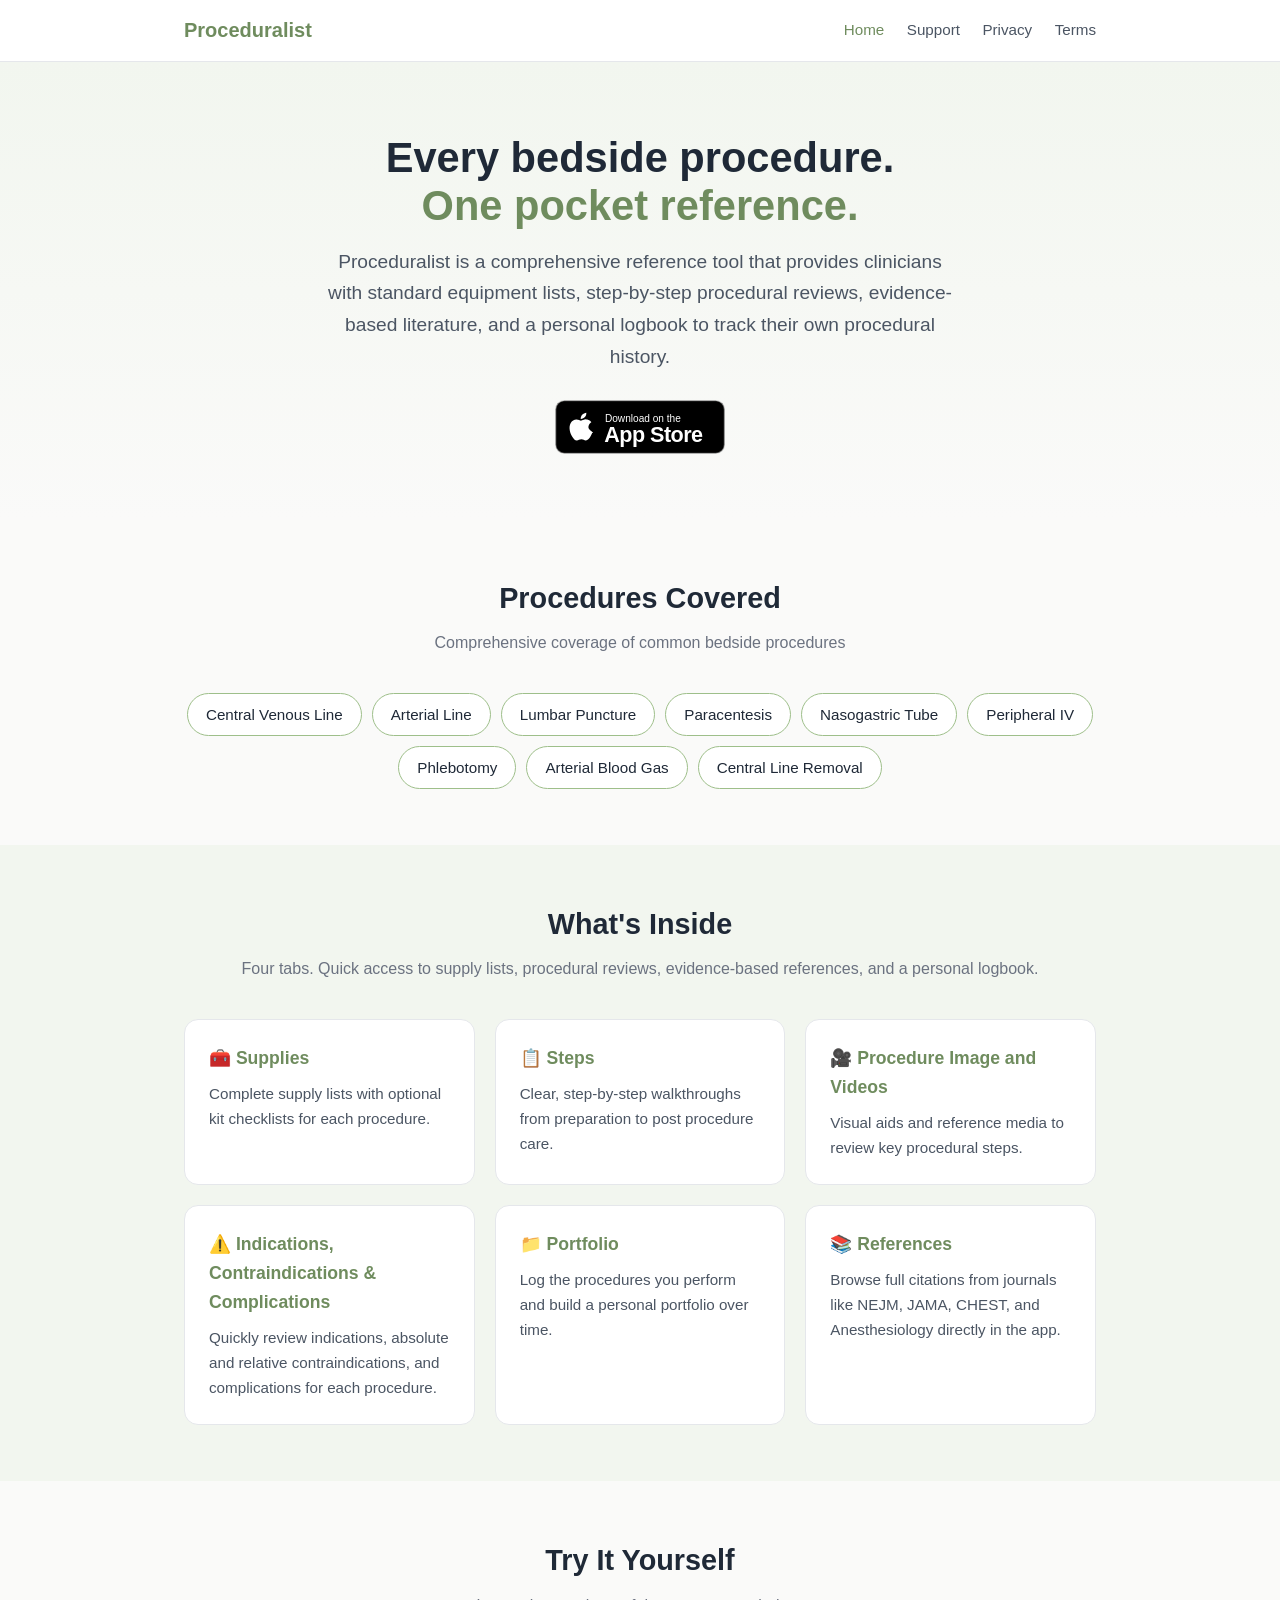
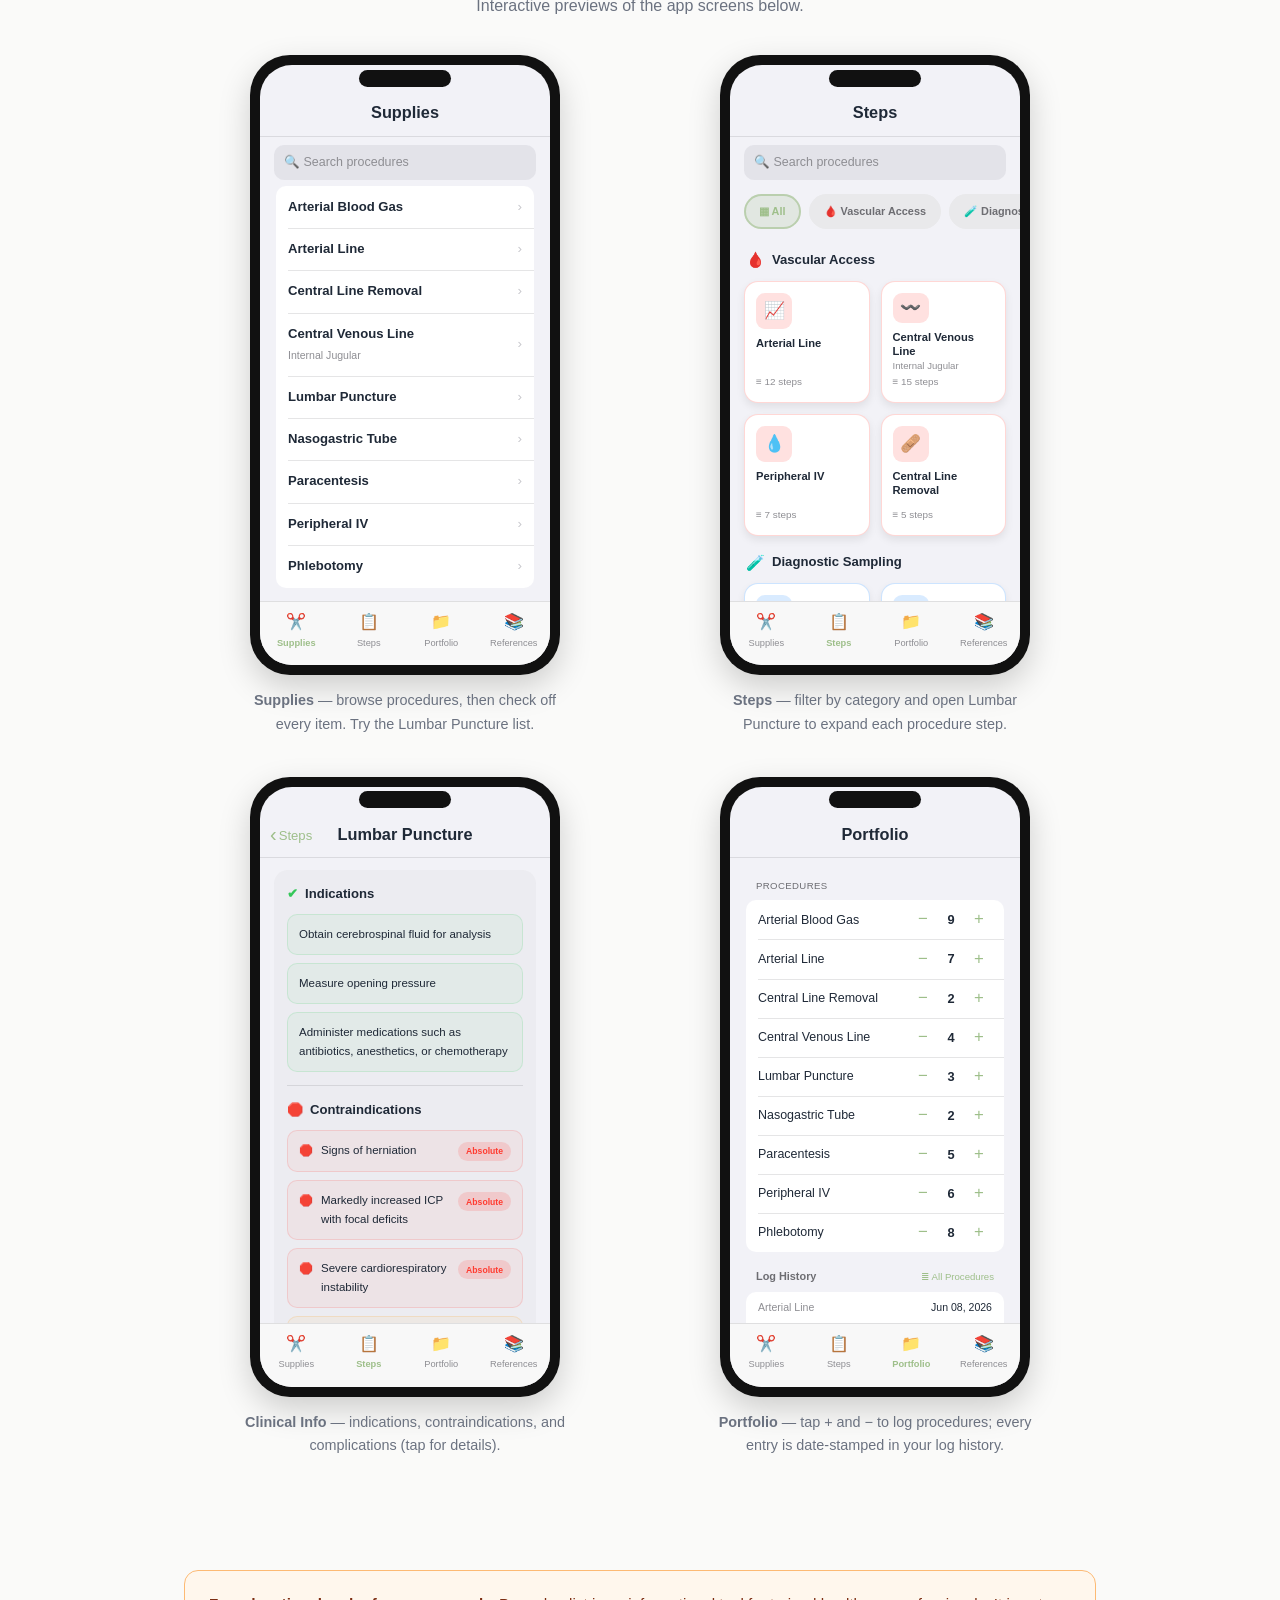
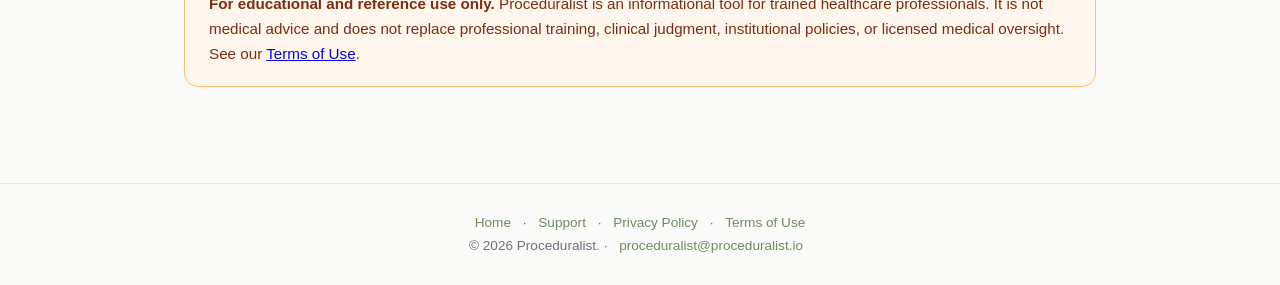
<file: index.html>
<!DOCTYPE html>
<html lang="en">
<head>
<meta charset="UTF-8">
<meta name="viewport" content="width=device-width, initial-scale=1.0">
<title>Proceduralist — Bedside Procedure Reference for Clinicians</title>
<meta name="description" content="Proceduralist is an iOS reference app for bedside procedures: supplies checklists, indications, contraindications, complications, step-by-step guidance with images and video, and a personal procedure portfolio.">
<link rel="stylesheet" href="styles.css">
</head>
<body>

<header class="site">
  <div class="wrap">
    <a class="brand" href="index.html">Proceduralist</a>
    <nav>
      <a href="index.html" class="active">Home</a>
      <a href="support.html">Support</a>
      <a href="privacy.html">Privacy</a>
      <a href="terms.html">Terms</a>
    </nav>
  </div>
</header>

<section class="hero">
  <h1>Every bedside procedure.<br><span>One pocket reference.</span></h1>
  <p class="tagline">Proceduralist is a comprehensive reference tool that provides clinicians with standard equipment lists, step-by-step procedural reviews, evidence-based literature, and a personal logbook to track their own procedural history.</p>
  <a class="app-store-badge" href="https://apps.apple.com/us/app/proceduralist/id6755323054" target="_blank" rel="noopener" aria-label="Download Proceduralist on the App Store" style="display:inline-block;line-height:0">
    <svg xmlns="http://www.w3.org/2000/svg" viewBox="0 0 126 40" role="img" aria-hidden="true" focusable="false" style="height:54px;width:auto;display:block">
      <rect x="0.5" y="0.5" width="125" height="39" rx="6.5" fill="#000" stroke="#A6A6A6" stroke-opacity="0.5"/>
      <path fill="#fff" d="M24.769,20.301c-0.023-2.586,2.117-3.844,2.215-3.903c-1.211-1.77-3.093-2.012-3.762-2.039c-1.602-0.164-3.123,0.943-3.934,0.943c-0.808,0-2.062-0.92-3.39-0.894c-1.747,0.027-3.354,1.018-4.255,2.59c-1.811,3.143-0.462,7.793,1.296,10.342c0.861,1.249,1.888,2.65,3.234,2.601c1.299-0.052,1.788-0.838,3.357-0.838c1.568,0,2.011,0.838,3.382,0.81c1.396-0.026,2.281-1.273,3.135-2.529c0.998-1.45,1.41-2.853,1.432-2.925C29.879,24.397,24.795,22.449,24.769,20.301z"/>
      <path fill="#fff" d="M22.119,12.661c0.717-0.871,1.205-2.08,1.07-3.285c-1.035,0.043-2.292,0.689-3.034,1.541c-0.659,0.754-1.243,1.967-1.089,3.146C20.231,14.105,21.401,13.519,22.119,12.661z"/>
      <text x="37" y="16" fill="#fff" font-family="-apple-system, 'Helvetica Neue', Helvetica, Arial, sans-serif" font-size="7.5">Download on the</text>
      <text x="36.5" y="31" fill="#fff" font-family="-apple-system, 'Helvetica Neue', Helvetica, Arial, sans-serif" font-size="16" font-weight="600" letter-spacing="-0.4">App Store</text>
    </svg>
  </a>
</section>

<section class="block">
  <div class="wrap">
    <h2 class="section-title">Procedures Covered</h2>
    <p class="section-sub">Comprehensive coverage of common bedside procedures</p>
    <div class="chips">
      <span class="chip">Central Venous Line</span>
      <span class="chip">Arterial Line</span>
      <span class="chip">Lumbar Puncture</span>
      <span class="chip">Paracentesis</span>
      <span class="chip">Nasogastric Tube</span>
      <span class="chip">Peripheral IV</span>
      <span class="chip">Phlebotomy</span>
      <span class="chip">Arterial Blood Gas</span>
      <span class="chip">Central Line Removal</span>
    </div>
  </div>
</section>

<section class="block alt">
  <div class="wrap">
    <h2 class="section-title">What's Inside</h2>
    <p class="section-sub">Four tabs. Quick access to supply lists, procedural reviews, evidence-based references, and a personal logbook.</p>
    <div class="grid cols-2">
      <div class="card">
        <h3>🧰 Supplies</h3>
        <p>Complete supply lists with optional kit checklists for each procedure.</p>
      </div>
      <div class="card">
        <h3>📋 Steps</h3>
        <p>Clear, step-by-step walkthroughs from preparation to post procedure care.</p>
      </div>
      <div class="card">
        <h3>🎥 Procedure Image and Videos</h3>
        <p> Visual aids and reference media to review key procedural steps. </p>
      </div>
      <div class="card">
        <h3>⚠️ Indications, Contraindications &amp; Complications</h3>
        <p>Quickly review indications, absolute and relative contraindications, and complications for each procedure.</p>
      </div>
      <div class="card">
        <h3>📁 Portfolio</h3>
        <p>Log the procedures you perform and build a personal portfolio over time.</p>
      </div>
      <div class="card">
        <h3>📚 References</h3>
        <p>Browse full citations from journals like NEJM, JAMA, CHEST, and Anesthesiology directly in the app.</p>
      </div>
    </div>
  </div>
</section>

<section class="block">
  <div class="wrap">
    <h2 class="section-title">Try It Yourself</h2>
    <p class="section-sub"> Interactive previews of the app screens below.</p>
    <div class="demos">

      <!-- ===================== Demo 1: SUPPLIES ===================== -->
      <div class="demo-wrap">
        <div class="phone">
          <div class="screen" id="d1"></div>
        </div>
        <p class="demo-label"><strong>Supplies</strong> — browse procedures, then check off every item. Try the Lumbar Puncture list.</p>
      </div>

      <!-- ===================== Demo 2: STEPS ===================== -->
      <div class="demo-wrap">
        <div class="phone">
          <div class="screen" id="d2"></div>
        </div>
        <p class="demo-label"><strong>Steps</strong> — filter by category and open Lumbar Puncture to expand each procedure step.</p>
      </div>

      <!-- ===================== Demo 3: CLINICAL INFO ===================== -->
      <div class="demo-wrap">
        <div class="phone">
          <div class="screen" id="d3"></div>
        </div>
        <p class="demo-label"><strong>Clinical Info</strong> — indications, contraindications, and complications (tap for details).</p>
      </div>

      <!-- ===================== Demo 4: PORTFOLIO ===================== -->
      <div class="demo-wrap">
        <div class="phone">
          <div class="screen" id="d4"></div>
        </div>
        <p class="demo-label"><strong>Portfolio</strong> — tap + and − to log procedures; every entry is date-stamped in your log history.</p>
      </div>

    </div>
  </div>
</section>
  
<section class="block">
  <div class="wrap">
    <div class="callout">
      <strong>For educational and reference use only.</strong> Proceduralist is an informational tool for trained healthcare professionals. It is not medical advice and does not replace professional training, clinical judgment, institutional policies, or licensed medical oversight. See our <a href="terms.html">Terms of Use</a>.
    </div>
  </div>
</section>

<footer class="site">
  <div class="wrap">
    <p>
      <a href="index.html">Home</a> ·
      <a href="support.html">Support</a> ·
      <a href="privacy.html">Privacy Policy</a> ·
      <a href="terms.html">Terms of Use</a>
    </p>
    <p>© 2026 Proceduralist. · <a href="mailto:proceduralist@proceduralist.io">proceduralist@proceduralist.io</a></p>
  </div>
</footer>

<script>
/* =====================================================================
   Interactive demos — content and layout mirrored from the iOS app.
   ===================================================================== */

var SAGE = "#9ebf8a";
var CAT = {
  vascular:   { name: "Vascular Access",     icon: "🩸", color: "#ff3b30" },
  diagnostic: { name: "Diagnostic Sampling", icon: "🧪", color: "#007aff" },
  fluid:      { name: "Fluid Drainage",      icon: "💧", color: "#af52de" },
  airway:     { name: "Airway & Tubes",      icon: "🫁", color: "#34c759" }
};

function tabBar(active) {
  var tabs = [["✂️","Supplies"],["📋","Steps"],["📁","Portfolio"],["📚","References"]];
  var h = '<div class="tab-bar">';
  for (var i = 0; i < tabs.length; i++) {
    h += '<span class="' + (tabs[i][1] === active ? "on" : "") + '"><span class="ic">' + tabs[i][0] + '</span>' + tabs[i][1] + '</span>';
  }
  return h + '</div>';
}
function navBar(title, backLabel, backFn, small) {
  return '<div class="nav-ios">'
    + (backLabel ? '<button class="back" onclick="' + backFn + '"><span class="ch">‹</span>' + backLabel + '</button>' : "")
    + '<span class="title' + (small ? " small" : "") + '">' + title + '</span></div>';
}
function searchBar() { return '<div class="search-ios">🔍 Search procedures</div>'; }

/* ===================== DEMO 1 — SUPPLIES ===================== */

var supplyProcedures = [
  { t: "Arterial Blood Gas" }, { t: "Arterial Line" }, { t: "Central Line Removal" },
  { t: "Central Venous Line", s: "Internal Jugular" }, { t: "Lumbar Puncture", lp: true },
  { t: "Nasogastric Tube" }, { t: "Paracentesis" }, { t: "Peripheral IV" },
  { t: "Phlebotomy" }
];
var lpSupplies = {
  required: [
    { name: "Personal Protective Equipment", kit: ["Mask", "Surgical Cap", "Sterile Gloves", "Sterile Gown"] },
    { name: "Adhesive bandage" }, { name: "Extension tubing" }, { name: "Fenestrated drape" },
    { name: "Gauze pads" }, { name: "Sponge applicators / sponge sticks (x3)" },
    { name: "Lidocaine 2%, 5 mL vial" }, { name: "Manometer" }, { name: "3-way stopcock" },
    { name: "3 mL Luer lock syringe" }, { name: "Fill needle" }, { name: "23 Ga Needle" },
    { name: "Additional sterile needles w/ caps" }, { name: "3.5\" Spinal needle" },
    { name: "Specimen tubes/vials w/ caps (#1–4) (4)" }, { name: "Absorbent towel" }
  ],
  optional: [ { name: "Extra Chloraprep or betadine solution" } ]
};
var d1State = { screen: "list", checked: {}, expanded: {} };

function d1Go(screen) { d1State.screen = screen; renderD1(); }
function d1Check(key) { d1State.checked[key] = !d1State.checked[key]; renderD1(); }
function d1Expand(key) { d1State.expanded[key] = !d1State.expanded[key]; renderD1(); }

function renderD1() {
  var el = document.getElementById("d1");
  var h = '<div class="notch"></div>';
  if (d1State.screen === "list") {
    h += navBar("Supplies");
    h += '<div class="app-scroll">' + searchBar() + '<div class="ios-list"><div class="ios-card">';
    for (var i = 0; i < supplyProcedures.length; i++) {
      var p = supplyProcedures[i];
      h += '<div class="ios-row" ' + (p.lp ? 'onclick="d1Go(\'detail\')"' : "") + '>'
        + '<span><span class="headline">' + p.t + '</span>'
        + (p.s ? '<br><span class="caption">' + p.s + '</span>' : "") + '</span>'
        + '<span class="chev">›</span></div>';
    }
    h += '</div></div></div>';
  } else {
    h += navBar("Lumbar Puncture", "Supplies", "d1Go('list')");
    h += '<div class="app-scroll"><div class="ios-list">';
    h += '<div class="ios-sec-head">Required</div><div class="ios-card">';
    h += supplyRows(lpSupplies.required, "r");
    h += '</div><div class="ios-sec-head">Optional</div><div class="ios-card">';
    h += supplyRows(lpSupplies.optional, "o");
    h += '</div></div></div>';
  }
  h += tabBar("Supplies");
  el.innerHTML = h;
}
function supplyRows(items, prefix) {
  var h = "";
  for (var i = 0; i < items.length; i++) {
    var key = prefix + i, it = items[i];
    var done = d1State.checked[key] ? " done" : "";
    if (it.kit) {
      var open = d1State.expanded[key];
      h += '<div class="ios-row' + done + (open ? " disc-open" : "") + '">'
        + '<span class="sq" onclick="event.stopPropagation();d1Check(\'' + key + '\')">' + (d1State.checked[key] ? "✓" : "") + '</span>'
        + '<span class="nm" onclick="d1Expand(\'' + key + '\')">' + it.name + '</span>'
        + '<span class="disc-arrow" onclick="d1Expand(\'' + key + '\')">▼</span></div>';
      if (open) {
        h += '<div class="kit-contents">';
        for (var j = 0; j < it.kit.length; j++) h += '<div>' + it.kit[j] + '</div>';
        h += '</div>';
      }
    } else {
      h += '<div class="ios-row' + done + '" onclick="d1Check(\'' + key + '\')">'
        + '<span class="sq">' + (d1State.checked[key] ? "✓" : "") + '</span>'
        + '<span class="nm">' + it.name + '</span></div>';
    }
  }
  return h;
}

/* ===================== DEMO 2 — STEPS ===================== */

var procedures = [
  { t: "Arterial Line", cat: "vascular", icon: "📈", n: 12 },
  { t: "Central Venous Line", s: "Internal Jugular", cat: "vascular", icon: "〰️", n: 15 },
  { t: "Peripheral IV", cat: "vascular", icon: "💧", n: 7 },
  { t: "Central Line Removal", cat: "vascular", icon: "🩹", n: 5 },
  { t: "Arterial Blood Gas", cat: "diagnostic", icon: "💉", n: 5 },
  { t: "Lumbar Puncture", cat: "diagnostic", icon: "🧠", n: 10, lp: true },
  { t: "Phlebotomy", cat: "diagnostic", icon: "🩹", n: 5 },
  { t: "Paracentesis", cat: "fluid", icon: "💉", n: 9 },
  { t: "Nasogastric Tube", cat: "airway", icon: "👄", n: 6 }
];

/* Lumbar Puncture steps — text verbatim from the app */
var lpSteps = [
  { h: "Patient Positioning",
    p: ["Place the patient either sitting <strong>upright</strong> or in <strong>lateral decubitus</strong> position. The lateral position is preferred for opening pressure measurement."],
    c: "Encourage the patient to curl forward to widen interspinous spaces" },
  { h: "Identify Landmarks",
    p: ["Identify the lumbar puncture level by palpating the highest points of the iliac crests and projecting an intercristal (Tuffier's) line to the midline, which typically intersects the <strong>L4–L5 interspace</strong>.",
        "The needle is inserted at the L3–L4 or L4–L5 interspace, below the termination of the conus medullaris, which in adults most commonly lies at the <strong>L1–L2</strong> level."] },
  { h: "Skin Preparation",
    p: ["After identifying the interspace by palpation, mark the intended needle insertion site with a sterile skin marker (or gently indent the skin with a syringe tip).",
        "Prepare the skin using chlorhexidine or povidone–iodine, applied in concentric outward circles and allowed to dry completely.",
        "Place sterile drapes to establish a sterile field before proceeding with local anesthesia."] },
  { h: "Local Anesthesia",
    p: ["Inject a lidocaine wheal or topical anesthetic, then infiltrate local anesthetic subcutaneously along the intended needle tract."],
    c: "Aspirate before each injection to avoid intravascular administration" },
  { h: "Needle Insertion",
    p: ["With the stylet in place, insert the needle with the bevel facing <strong>cephalad</strong> and the needle angled toward the <strong>umbilicus</strong>.",
        "Advance through ligamentum flavum indicated by a subtle <em>pop</em>."],
    c: "Check for CSF return in <strong>2 mm</strong> increments" },
  { h: "Troubleshooting Needle Insertion",
    p: ["If bone is contacted, reposition without withdrawing fully.",
        "If CSF return occurs but flow is sluggish, rotate the needle 90 degrees as a nerve root may obscure the side port."] },
  { h: "Opening Pressure",
    p: ["Ensure the patient is in the lateral decubitus position, which allows for accurate measurement of opening pressure.",
        "Attach the stopcock to the lumbar puncture needle, keeping the stopcock <strong>closed toward the patient</strong> to prevent CSF loss.",
        "The manometer often comes in two parts. You may choose to assemble the manometer first, then attach it to the stopcock.",
        "Open the stopcock to allow CSF to rise in the manometer column. Wait for the CSF column to stabilize, then record the opening pressure.",
        "<strong>Position the collection tube under the stopcock</strong>. Open the stopcock to the tube and manometer to collect CSF from the manometer. Once collection is complete, close the stopcock to the patient before removing the stopcock and needle assembly."],
    c: "Ensure the first collection tube is open and available close by" },
  { h: "CSF Collection",
    p: ["Adults produce 500 – 600 mL of CSF daily (0.3 – 0.6 mL/min), replacing the total CNS volume of about 160 mL roughly four times per day.",
        "Allow CSF to drip passively into the tubes. Collect <strong>3 – 4 mL</strong> per tube for a total of 12 - 16 mL.",
        "The collected volume is quickly replenished by ongoing CSF production, generally within 20 – 60 minutes."],
    c: "<strong>Never aspirate cerebrospinal fluid</strong>" },
  { h: "Post-Procedure Care",
    p: ["<strong>Replace the stylet before removing the needle</strong>. This prevents arachnoid tissue from being threaded back through the dural opening during needle removal. Apply a bandage.",
        "Monitor for delayed complications such as worsening pain or neurologic symptoms."] },
  { h: "Lumbar Puncture Orders",
    bullets: ["CSF Cell count w/ Manual Differential", "CSF Glucose w/ Serum Glucose", "CSF Protein",
      "CSF Lactate", "CSF Cytology", "CSF Gram Stain, Culture, and Sensitivities", "CSF AFB Culture",
      "CSF Fungal Culture", "CSF Cryptococcal Antigen", "CSF Lyme Disease IgG/IgM Ab WB",
      "CSF HSV ½ PCR", "CSF Varicella zoster Ab IgG", "CSF Treponema pallidum VDRL/RPR",
      "CSF Oligoclonal Bands", "CSF Autoimmune Panels (e.g., Anti-NMDA Receptor Antibody)"] }
];

var d2State = { screen: "grid", filter: null, expanded: -1 };

function d2Filter(cat) {
  d2State.filter = (d2State.filter === cat) ? null : cat;
  renderD2();
}
function d2Go(screen) { d2State.screen = screen; d2State.expanded = -1; renderD2(); }
function d2Toggle(i) { d2State.expanded = (d2State.expanded === i) ? -1 : i; renderD2(); }

function hexA(hex, a) {
  var r = parseInt(hex.slice(1,3),16), g = parseInt(hex.slice(3,5),16), b = parseInt(hex.slice(5,7),16);
  return "rgba(" + r + "," + g + "," + b + "," + a + ")";
}

function renderD2() {
  var el = document.getElementById("d2");
  var h = '<div class="notch"></div>';
  if (d2State.screen === "grid") {
    h += navBar("Steps");
    h += '<div class="app-scroll">' + searchBar();
    // filter chips
    h += '<div class="fchips">';
    h += fchip("All", "▦", SAGE, d2State.filter === null, "d2Filter(null)");
    for (var c in CAT) h += fchip(CAT[c].name, CAT[c].icon, CAT[c].color, d2State.filter === c, "d2Filter('" + c + "')");
    h += '</div>';
    // category sections
    for (var c in CAT) {
      if (d2State.filter && d2State.filter !== c) continue;
      var procs = procedures.filter(function(p){ return p.cat === c; });
      if (!procs.length) continue;
      h += '<div class="cat-head"><span class="cic">' + CAT[c].icon + '</span>' + CAT[c].name + '</div><div class="pgrid">';
      for (var i = 0; i < procs.length; i++) {
        var p = procs[i], col = CAT[c].color;
        h += '<div class="pcard" style="border:1.5px solid ' + hexA(col,0.2) + '" ' + (p.lp ? 'onclick="d2Go(\'detail\')"' : "") + '>'
          + '<div class="picon" style="background:' + hexA(col,0.15) + '">' + p.icon + '</div>'
          + '<div class="pt">' + p.t + '</div>'
          + (p.s ? '<div class="ps">' + p.s + '</div>' : "")
          + '<div class="pf">≡ ' + p.n + ' steps</div></div>';
      }
      h += '</div>';
    }
    h += '<div style="height:14px"></div></div>';
  } else {
    h += navBar("Lumbar Puncture", "Steps", "d2Go('grid')");
    h += '<div class="app-scroll"><div class="sd-title">Procedure Steps</div><div class="acc-list">';
    for (var i = 0; i < lpSteps.length; i++) {
      var s = lpSteps[i], open = d2State.expanded === i;
      h += '<div class="acc' + (open ? " open" : "") + '">'
        + '<div class="acc-h" onclick="d2Toggle(' + i + ')"><span>' + (i+1) + '. ' + s.h + '</span><span class="ach">▼</span></div>'
        + '<div class="acc-b">';
      if (s.bullets) {
        h += '<ul>';
        for (var j = 0; j < s.bullets.length; j++) h += '<li>' + s.bullets[j] + '</li>';
        h += '</ul>';
      } else {
        for (var j = 0; j < s.p.length; j++) h += '<p>' + s.p[j] + '</p>';
      }
      if (s.c) h += '<div class="co"><span style="color:#e6b800">❗</span><span>' + s.c + '</span></div>';
      h += '</div></div>';
    }
    h += '</div></div>';
  }
  h += tabBar("Steps");
  el.innerHTML = h;
}
function fchip(name, icon, color, selected, onclick) {
  var style = selected
    ? 'background:' + hexA(color,0.2) + ';color:' + color + ';border-color:' + hexA(color,0.6) + ';'
    : "";
  return '<span class="fchip" onclick="' + onclick + '" style="' + style + '">' + icon + ' ' + name + '</span>';
}

/* ===================== DEMO 3 — CLINICAL INFO ===================== */

var lpClinical = {
  indications: [
    "Obtain cerebrospinal fluid for analysis",
    "Measure opening pressure",
    "Administer medications such as antibiotics, anesthetics, or chemotherapy"
  ],
  contraindications: [
    { t: "Signs of herniation", sev: "Absolute" },
    { t: "Markedly increased ICP with focal deficits", sev: "Absolute" },
    { t: "Severe cardiorespiratory instability", sev: "Absolute" },
    { t: "Skin infection at the puncture site", sev: "Relative" },
    { t: "Significant coagulopathy", sev: "Relative",
      exp: "In patient with coagulopathy, risk for spinal hematoma increases to 0.23% (CI: 0.15-0.34%). Refer to spinal hematoma complication for references." }
  ],
  complications: [ /* sorted by incidence, highest first — as in the app */
    { t: "Nerve Root Irritation", rate: "11%",
      ref: "Nath S, Koziarz A, Badhiwala JH, et al. Atraumatic Versus Conventional Lumbar Puncture Needles: A Systematic Review and Meta-Analysis. Obstetric Anesthesia Digest. 2018;38(4):205-205." },
    { t: "Post-Dural Puncture Headache (PDPH)", rate: "6.9%",
      ref: "Nath S, Koziarz A, Badhiwala JH, et al. Atraumatic Versus Conventional Lumbar Puncture Needles: A Systematic Review and Meta-Analysis. Obstetric Anesthesia Digest. 2018;38(4):205-205." },
    { t: "Traumatic Tap", rate: "6%",
      ref: "Nath S, Koziarz A, Badhiwala JH, et al. Atraumatic Versus Conventional Lumbar Puncture Needles: A Systematic Review and Meta-Analysis. Obstetric Anesthesia Digest. 2018;38(4):205-205." },
    { t: "Spinal Hematoma", rate: "0.20%", range: "0.16% - 0.24%",
      ref: "Bodilsen J, Mariager T, Vestergaard HH, et al. Association of Lumbar Puncture With Spinal Hematoma in Patients With and Without Coagulopathy. JAMA. 2020;324(14):1419–1428." },
    { t: "Herniation", rate: "0.10%", range: "0.10% - 3.0%",
      ref: "Costerus JM, Brouwer MC, Sprengers MES, et al. Cranial Computed Tomography, Lumbar Puncture, and Clinical Deterioration in Bacterial Meningitis: A Nationwide Cohort Study. Clinical Infectious Diseases. 2018;67(6):920–926." },
    { t: "Meningitis", rate: "0.002%",
      ref: "Baer ET. Post–Dural Puncture Bacterial Meningitis. Anesthesiology. 2006;105(2):381-393." }
  ]
};
var d3State = { expanded: {}, sheet: -1 };

function d3Expand(i) { d3State.expanded[i] = !d3State.expanded[i]; renderD3(); }
function d3Sheet(i) { d3State.sheet = i; renderD3(); }

function renderD3() {
  var el = document.getElementById("d3");
  var red = "#ff3b30", orange = "#ff9500", green = "#34c759", yellow = "#ffcc00";
  var h = '<div class="notch"></div>';
  h += navBar("Lumbar Puncture", "Steps", "void(0)");
  h += '<div class="app-scroll"><div class="ci-card">';

  // Indications
  h += '<div class="ci-head"><span style="color:' + green + '">✔︎</span>Indications</div>';
  for (var i = 0; i < lpClinical.indications.length; i++) {
    h += '<div class="crow" style="background:' + hexA(green,0.05) + ';border-color:' + hexA(green,0.15) + '">' + lpClinical.indications[i] + '</div>';
  }
  h += '<div class="ci-div"></div>';

  // Contraindications (absolute first, then relative — as in the app)
  h += '<div class="ci-head"><span>🛑</span>Contraindications</div>';
  for (var i = 0; i < lpClinical.contraindications.length; i++) {
    var ci = lpClinical.contraindications[i];
    var col = ci.sev === "Absolute" ? red : orange;
    var open = d3State.expanded[i];
    h += '<div class="crow' + (ci.exp ? " tappable" : "") + (open ? " open" : "") + '" style="background:' + hexA(col,0.05) + ';border-color:' + hexA(col, open ? 0.3 : 0.15) + '"'
      + (ci.exp ? ' onclick="d3Expand(' + i + ')"' : "") + '>'
      + '<div class="crow-top">'
      + '<span style="color:' + col + ';font-size:0.7rem">' + (ci.sev === "Absolute" ? "🛑" : "⚠️") + '</span>'
      + '<span class="ctext">' + ci.t + '</span>'
      + '<span class="cap" style="color:' + col + ';background:' + hexA(col,0.15) + '">' + ci.sev + '</span>'
      + (ci.exp ? '<span class="cinfo" style="color:' + hexA(col,0.7) + '">' + (open ? "▲" : "ⓘ") + '</span>' : "")
      + '</div>'
      + (ci.exp ? '<div class="cexp">' + ci.exp + '</div>' : "")
      + '</div>';
  }
  h += '<div class="ci-div"></div>';

  // Complications
  h += '<div class="ci-head"><span style="color:' + yellow + '">⚠️</span>Complications</div>';
  for (var i = 0; i < lpClinical.complications.length; i++) {
    var co = lpClinical.complications[i];
    h += '<div class="crow tappable" style="background:' + hexA(yellow,0.05) + ';border-color:' + hexA(yellow,0.15) + '" onclick="d3Sheet(' + i + ')">'
      + '<div class="crow-top"><span class="ctext">' + co.t + '</span>'
      + '<span class="cinfo" style="color:' + hexA("#e6b800",0.9) + '">ⓘ</span></div></div>';
  }
  h += '</div><div style="height:10px"></div></div>';
  h += tabBar("Steps");

  // Complication detail sheet
  var s = d3State.sheet >= 0 ? lpClinical.complications[d3State.sheet] : null;
  h += '<div class="sheet-bg' + (s ? " show" : "") + '" onclick="d3Sheet(-1)"></div>';
  h += '<div class="sheet' + (s ? " show" : "") + '">';
  if (s) {
    h += '<div class="grab"></div><h6>' + s.t + '</h6>'
      + '<span class="rate-pill">Incidence: ' + s.rate + (s.range ? " (range " + s.range + ")" : "") + '</span>'
      + '<div class="ref-h">Reference</div><div class="ref">' + s.ref + '</div>'
      + '<button class="done-btn" onclick="d3Sheet(-1)">Done</button>';
  }
  h += '</div>';
  el.innerHTML = h;
}

/* ===================== DEMO 4 — PORTFOLIO ===================== */

var d4State = {
  procedures: [
    { name: "Arterial Blood Gas", count: 9 },
    { name: "Arterial Line", count: 7 },
    { name: "Central Line Removal", count: 2 },
    { name: "Central Venous Line", count: 4 },
    { name: "Lumbar Puncture", count: 3 },
    { name: "Nasogastric Tube", count: 2 },
    { name: "Paracentesis", count: 5 },
    { name: "Peripheral IV", count: 6 },
    { name: "Phlebotomy", count: 8 }
  ],
  logs: [
    { p: "Arterial Line", d: "Jun 08, 2026" },
    { p: "Lumbar Puncture", d: "Jun 06, 2026" },
    { p: "Paracentesis", d: "Jun 05, 2026" },
    { p: "Arterial Blood Gas", d: "Jun 04, 2026" },
    { p: "Central Venous Line", d: "Jun 02, 2026" }
  ]
};
function todayStr() {
  var m = ["Jan","Feb","Mar","Apr","May","Jun","Jul","Aug","Sep","Oct","Nov","Dec"];
  var d = new Date();
  return m[d.getMonth()] + " " + String(d.getDate()).padStart(2,"0") + ", " + d.getFullYear();
}
function d4Inc(i) {
  d4State.procedures[i].count++;
  d4State.logs.unshift({ p: d4State.procedures[i].name, d: todayStr() });
  renderD4();
}
function d4Dec(i) {
  var p = d4State.procedures[i];
  if (p.count <= 0) return;
  p.count--;
  for (var j = 0; j < d4State.logs.length; j++) {
    if (d4State.logs[j].p === p.name) { d4State.logs.splice(j, 1); break; }
  }
  renderD4();
}
function renderD4() {
  var el = document.getElementById("d4");
  var h = '<div class="notch"></div>';
  h += navBar("Portfolio");
  h += '<div class="app-scroll"><div class="ios-list">';
  h += '<div class="ios-sec-head">Procedures</div><div class="ios-card">';
  for (var i = 0; i < d4State.procedures.length; i++) {
    var p = d4State.procedures[i];
    h += '<div class="pf-ios-row"><span class="pname">' + p.name + '</span>'
      + '<button class="pm" onclick="d4Dec(' + i + ')">−</button>'
      + '<span class="pcount">' + p.count + '</span>'
      + '<button class="pm" onclick="d4Inc(' + i + ')">+</button></div>';
  }
  h += '</div>';
  h += '<div class="log-head"><span class="lh">Log History</span><span class="lf">≣ All Procedures</span></div><div class="ios-card">';
  if (d4State.logs.length === 0) {
    h += '<div class="log-empty">No logs yet — tap + to record a procedure</div>';
  } else {
    for (var i = 0; i < Math.min(d4State.logs.length, 12); i++) {
      h += '<div class="log-row"><span class="ln">' + d4State.logs[i].p + '</span><span>' + d4State.logs[i].d + '</span></div>';
    }
  }
  h += '</div></div></div>';
  h += tabBar("Portfolio");
  el.innerHTML = h;
}

/* init */
renderD1();
renderD2();
renderD3();
renderD4();
</script>

</body>
</html>
</file>
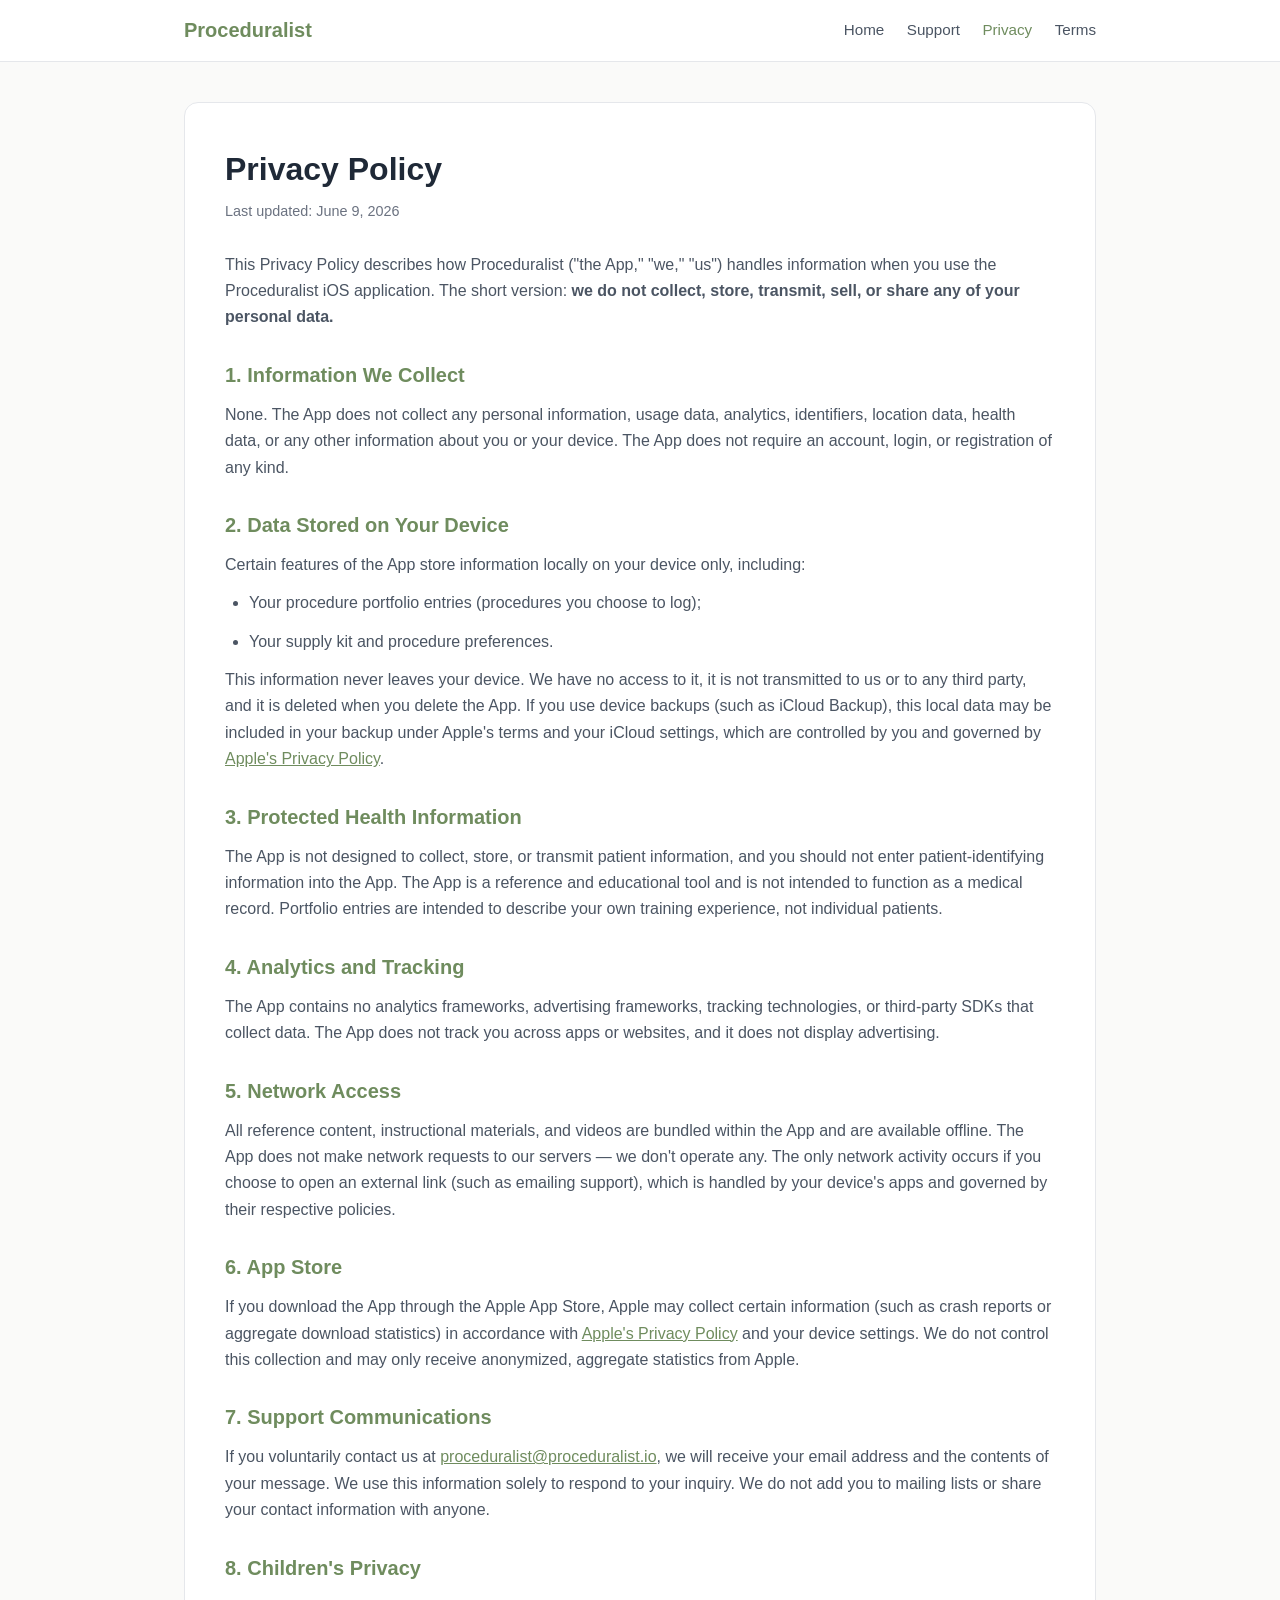
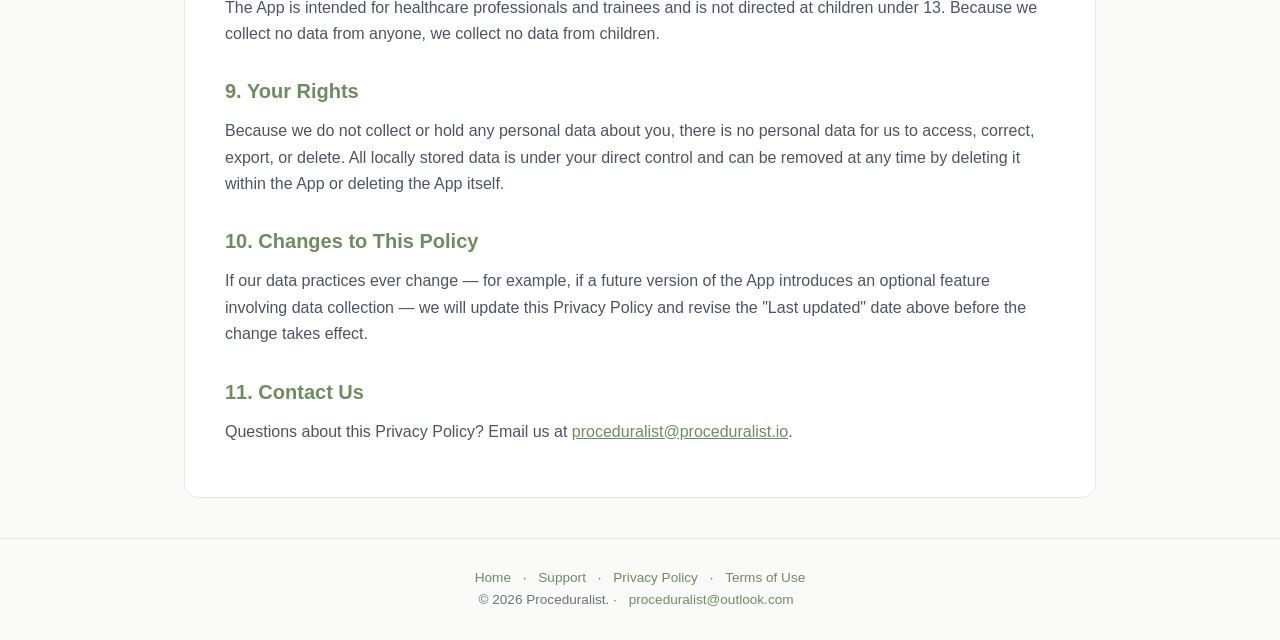
<file: privacy.html>
<!DOCTYPE html>
<html lang="en">
<head>
<meta charset="UTF-8">
<meta name="viewport" content="width=device-width, initial-scale=1.0">
<title>Privacy Policy — Proceduralist</title>
<link rel="stylesheet" href="styles.css">
</head>
<body>

<header class="site">
  <div class="wrap">
    <a class="brand" href="index.html">Proceduralist</a>
    <nav>
      <a href="index.html">Home</a>
      <a href="support.html">Support</a>
      <a href="privacy.html" class="active">Privacy</a>
      <a href="terms.html">Terms</a>
    </nav>
  </div>
</header>

<div class="wrap">
  <div class="doc">
    <h1>Privacy Policy</h1>
    <p class="updated">Last updated: June 9, 2026</p>

    <p>This Privacy Policy describes how Proceduralist ("the App," "we," "us") handles information when you use the Proceduralist iOS application. The short version: <strong>we do not collect, store, transmit, sell, or share any of your personal data.</strong></p>

    <h2>1. Information We Collect</h2>
    <p>None. The App does not collect any personal information, usage data, analytics, identifiers, location data, health data, or any other information about you or your device. The App does not require an account, login, or registration of any kind.</p>

    <h2>2. Data Stored on Your Device</h2>
    <p>Certain features of the App store information locally on your device only, including:</p>
    <ul>
      <li>Your procedure portfolio entries (procedures you choose to log);</li>
      <li>Your supply kit and procedure preferences.</li>
    </ul>
    <p>This information never leaves your device. We have no access to it, it is not transmitted to us or to any third party, and it is deleted when you delete the App. If you use device backups (such as iCloud Backup), this local data may be included in your backup under Apple's terms and your iCloud settings, which are controlled by you and governed by <a href="https://www.apple.com/legal/privacy/" target="_blank" rel="noopener">Apple's Privacy Policy</a>.</p>

    <h2>3. Protected Health Information</h2>
    <p>The App is not designed to collect, store, or transmit patient information, and you should not enter patient-identifying information into the App. The App is a reference and educational tool and is not intended to function as a medical record. Portfolio entries are intended to describe your own training experience, not individual patients.</p>

    <h2>4. Analytics and Tracking</h2>
    <p>The App contains no analytics frameworks, advertising frameworks, tracking technologies, or third-party SDKs that collect data. The App does not track you across apps or websites, and it does not display advertising.</p>

    <h2>5. Network Access</h2>
    <p>All reference content, instructional materials, and videos are bundled within the App and are available offline. The App does not make network requests to our servers — we don't operate any. The only network activity occurs if you choose to open an external link (such as emailing support), which is handled by your device's apps and governed by their respective policies.</p>

    <h2>6. App Store</h2>
    <p>If you download the App through the Apple App Store, Apple may collect certain information (such as crash reports or aggregate download statistics) in accordance with <a href="https://www.apple.com/legal/privacy/" target="_blank" rel="noopener">Apple's Privacy Policy</a> and your device settings. We do not control this collection and may only receive anonymized, aggregate statistics from Apple.</p>

    <h2>7. Support Communications</h2>
    <p>If you voluntarily contact us at <a href="mailto:proceduralist@proceduralist.io">proceduralist@proceduralist.io</a>, we will receive your email address and the contents of your message. We use this information solely to respond to your inquiry. We do not add you to mailing lists or share your contact information with anyone.</p>

    <h2>8. Children's Privacy</h2>
    <p>The App is intended for healthcare professionals and trainees and is not directed at children under 13. Because we collect no data from anyone, we collect no data from children.</p>

    <h2>9. Your Rights</h2>
    <p>Because we do not collect or hold any personal data about you, there is no personal data for us to access, correct, export, or delete. All locally stored data is under your direct control and can be removed at any time by deleting it within the App or deleting the App itself.</p>

    <h2>10. Changes to This Policy</h2>
    <p>If our data practices ever change — for example, if a future version of the App introduces an optional feature involving data collection — we will update this Privacy Policy and revise the "Last updated" date above before the change takes effect.</p>

    <h2>11. Contact Us</h2>
    <p>Questions about this Privacy Policy? Email us at <a href="mailto:proceduralist@proceduralist.io">proceduralist@proceduralist.io</a>.</p>
  </div>
</div>

<footer class="site">
  <div class="wrap">
    <p>
      <a href="index.html">Home</a> ·
      <a href="support.html">Support</a> ·
      <a href="privacy.html">Privacy Policy</a> ·
      <a href="terms.html">Terms of Use</a>
    </p>
    <p>© 2026 Proceduralist. · <a href="mailto:proceduralist@outlook.com">proceduralist@outlook.com</a></p>
  </div>
</footer>

</body>
</html>
</file>
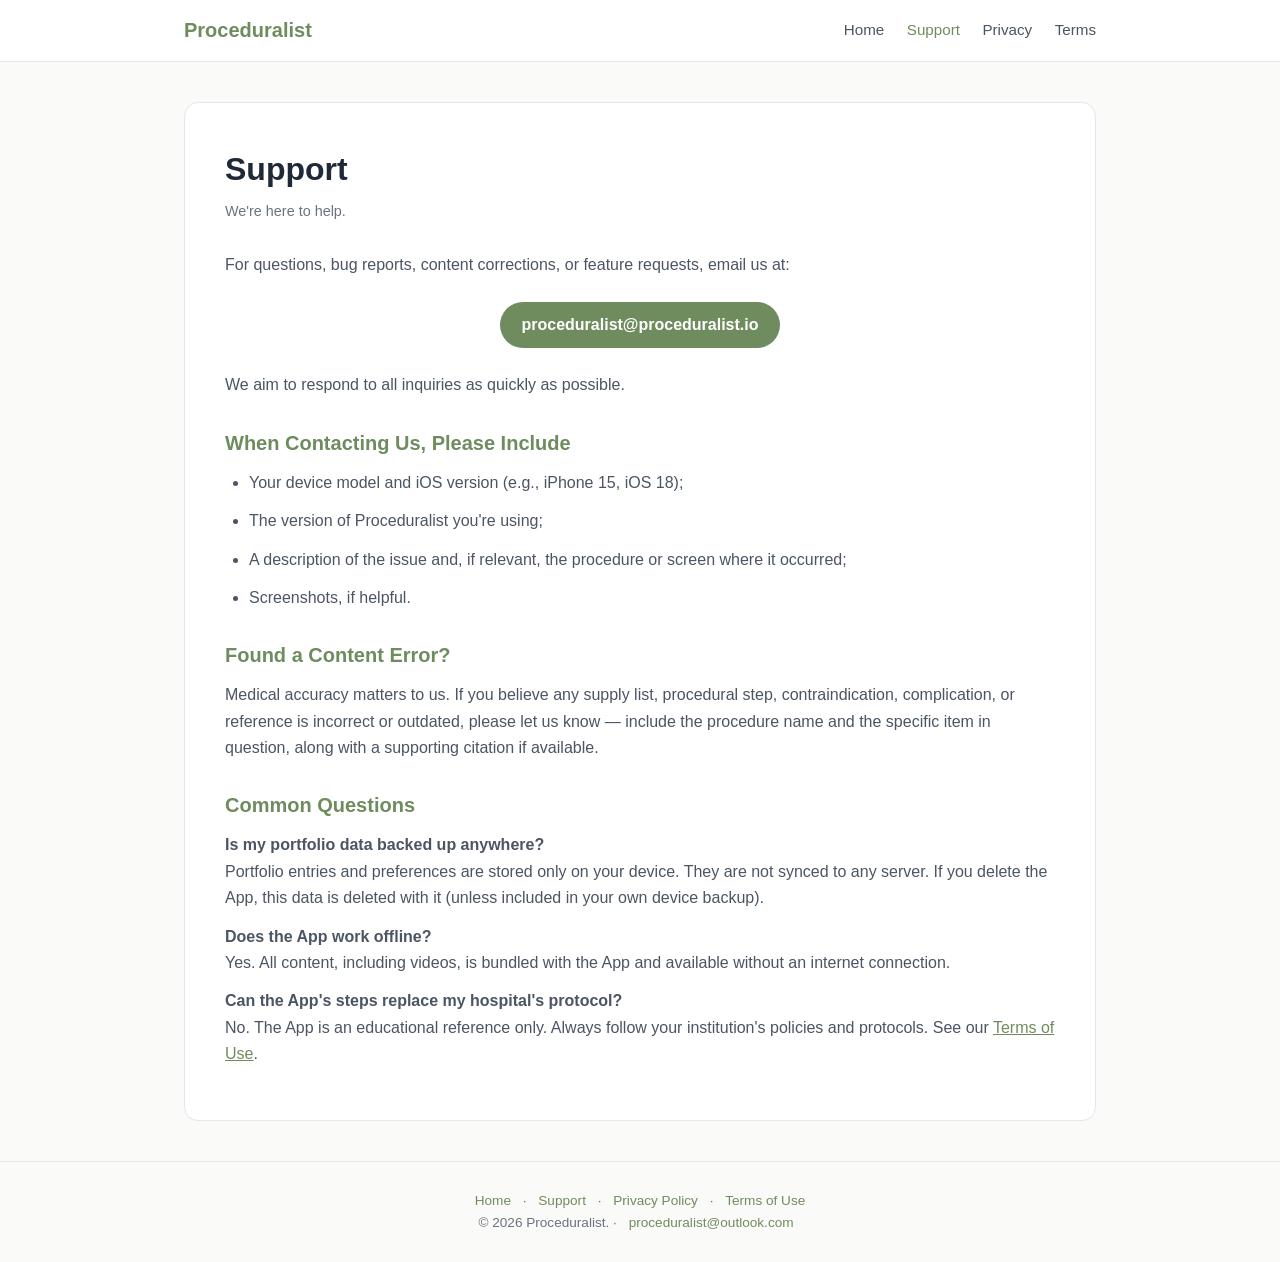
<file: support.html>
<!DOCTYPE html>
<html lang="en">
<head>
<meta charset="UTF-8">
<meta name="viewport" content="width=device-width, initial-scale=1.0">
<title>Support — Proceduralist</title>
<link rel="stylesheet" href="styles.css">
</head>
<body>

<header class="site">
  <div class="wrap">
    <a class="brand" href="index.html">Proceduralist</a>
    <nav>
      <a href="index.html">Home</a>
      <a href="support.html" class="active">Support</a>
      <a href="privacy.html">Privacy</a>
      <a href="terms.html">Terms</a>
    </nav>
  </div>
</header>

<div class="wrap">
  <div class="doc">
    <h1>Support</h1>
    <p class="updated">We're here to help.</p>

    <p>For questions, bug reports, content corrections, or feature requests, email us at:</p>
    <p style="text-align:center; margin: 24px 0;">
      <a class="badge" href="mailto:proceduralist@proceduralist.io?subject=Proceduralist%20Support">proceduralist@proceduralist.io</a>
    </p>
    <p>We aim to respond to all inquiries as quickly as possible.</p>

    <h2>When Contacting Us, Please Include</h2>
    <ul>
      <li>Your device model and iOS version (e.g., iPhone 15, iOS 18);</li>
      <li>The version of Proceduralist you're using;</li>
      <li>A description of the issue and, if relevant, the procedure or screen where it occurred;</li>
      <li>Screenshots, if helpful.</li>
    </ul>

    <h2>Found a Content Error?</h2>
    <p>Medical accuracy matters to us. If you believe any supply list, procedural step, contraindication, complication, or reference is incorrect or outdated, please let us know — include the procedure name and the specific item in question, along with a supporting citation if available.</p>

    <h2>Common Questions</h2>
    <p><strong>Is my portfolio data backed up anywhere?</strong><br>
    Portfolio entries and preferences are stored only on your device. They are not synced to any server. If you delete the App, this data is deleted with it (unless included in your own device backup).</p>
    <p><strong>Does the App work offline?</strong><br>
    Yes. All content, including videos, is bundled with the App and available without an internet connection.</p>
    <p><strong>Can the App's steps replace my hospital's protocol?</strong><br>
    No. The App is an educational reference only. Always follow your institution's policies and protocols. See our <a href="terms.html">Terms of Use</a>.</p>
  </div>
</div>

<footer class="site">
  <div class="wrap">
    <p>
      <a href="index.html">Home</a> ·
      <a href="support.html">Support</a> ·
      <a href="privacy.html">Privacy Policy</a> ·
      <a href="terms.html">Terms of Use</a>
    </p>
    <p>© 2026 Proceduralist. · <a href="mailto:proceduralist@outlook.com">proceduralist@outlook.com</a></p>
  </div>
</footer>

</body>
</html>
</file>
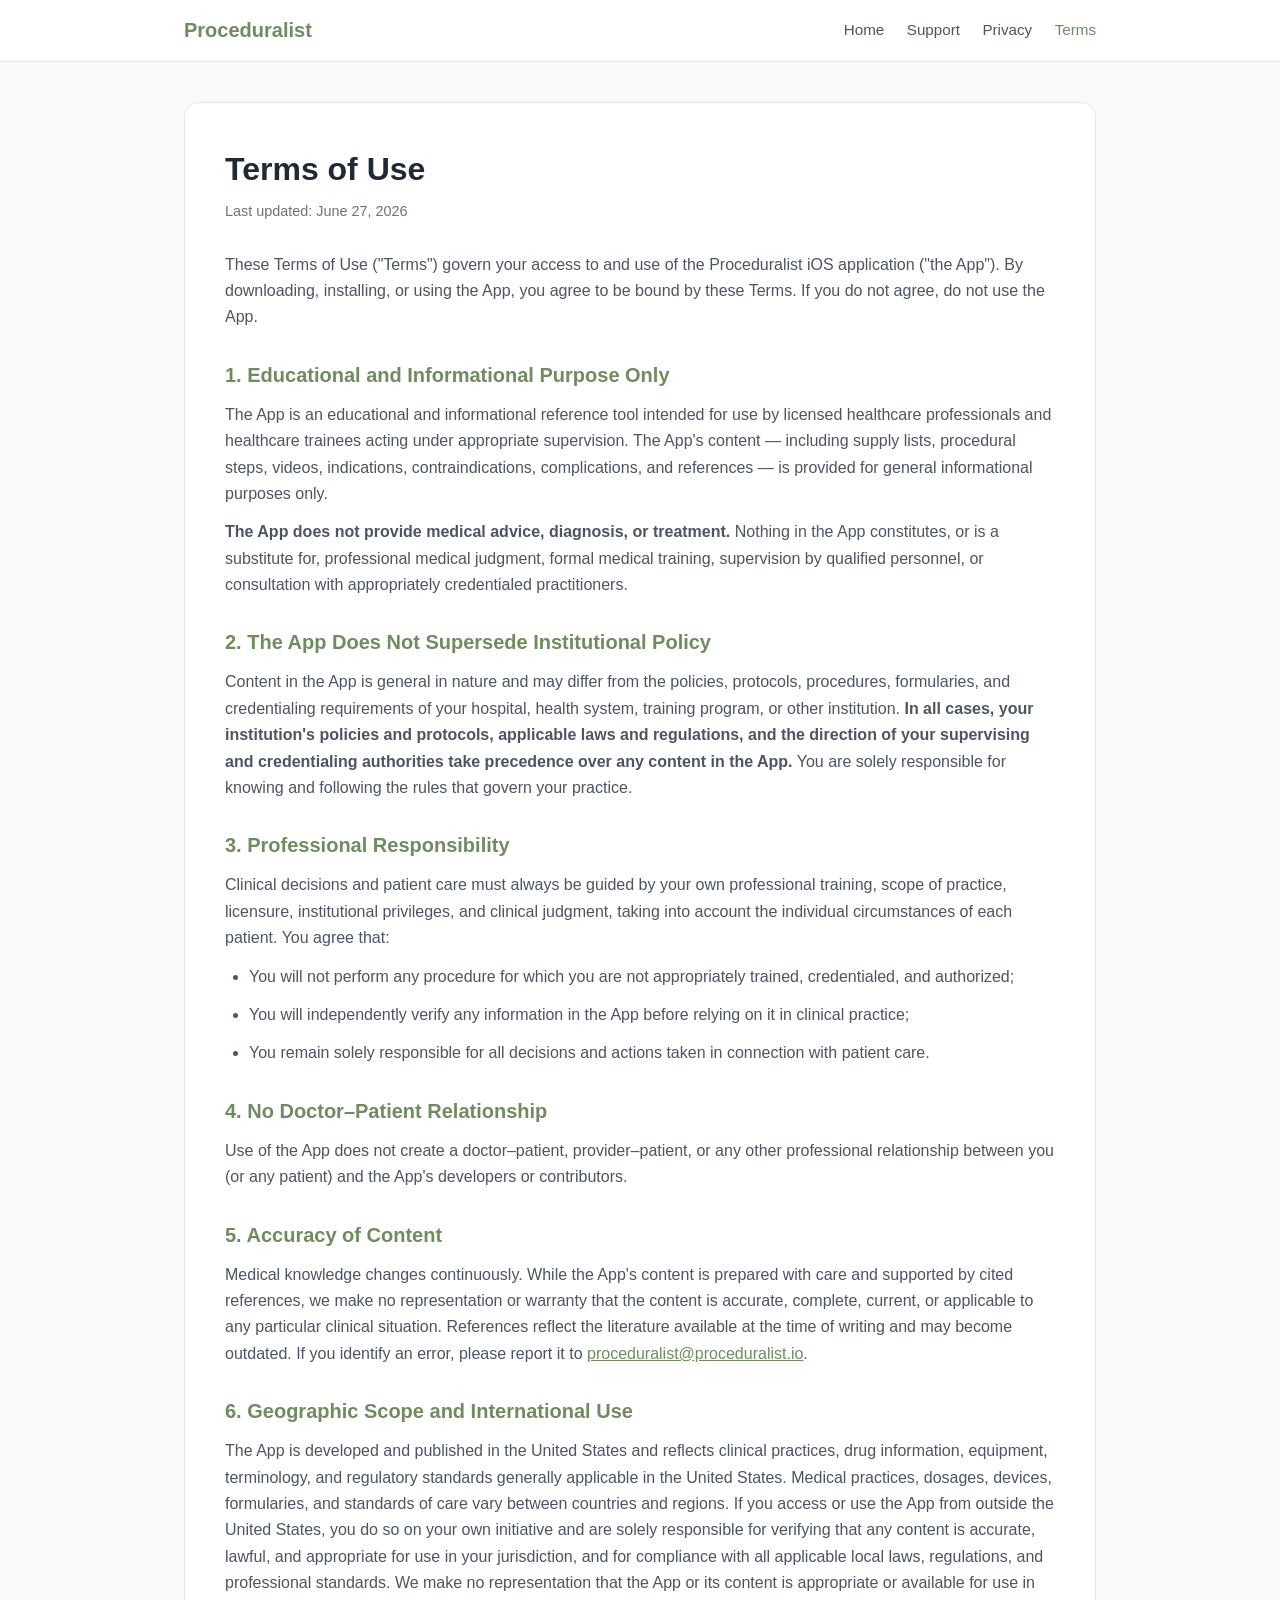
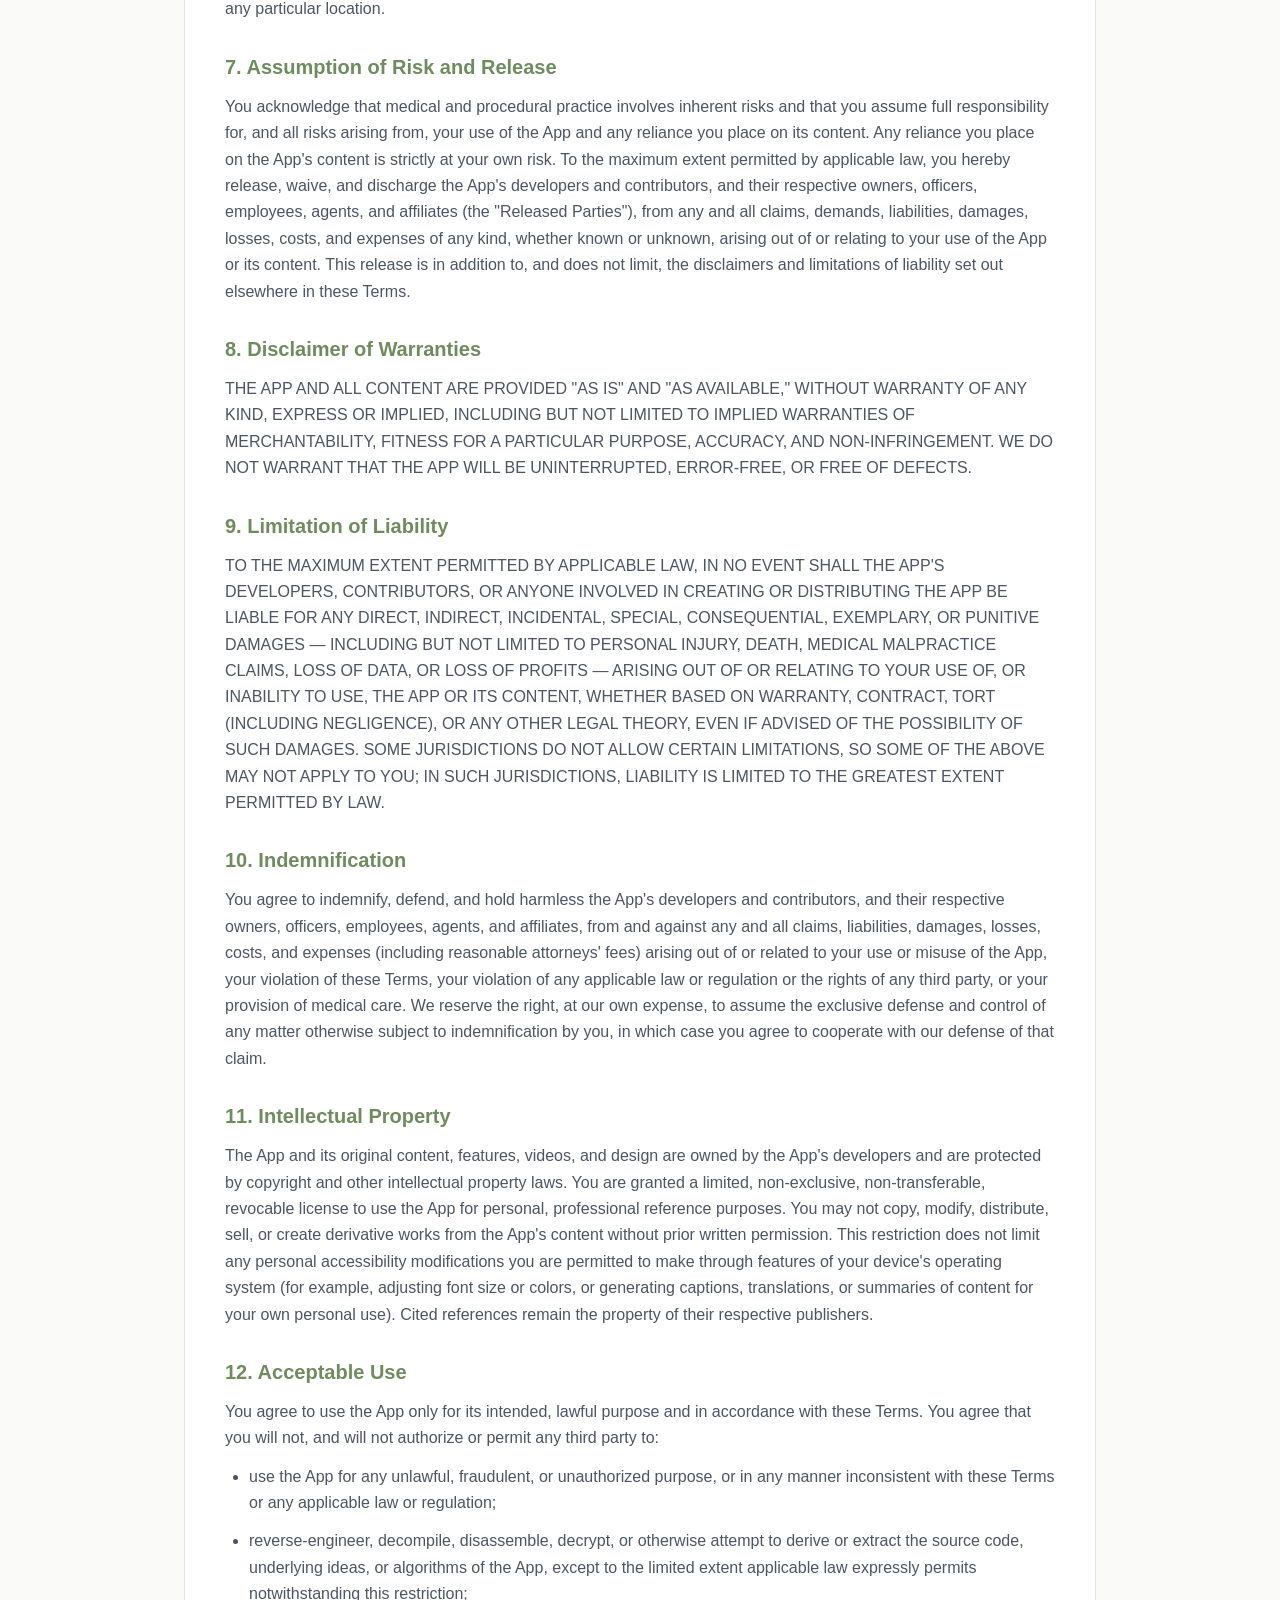
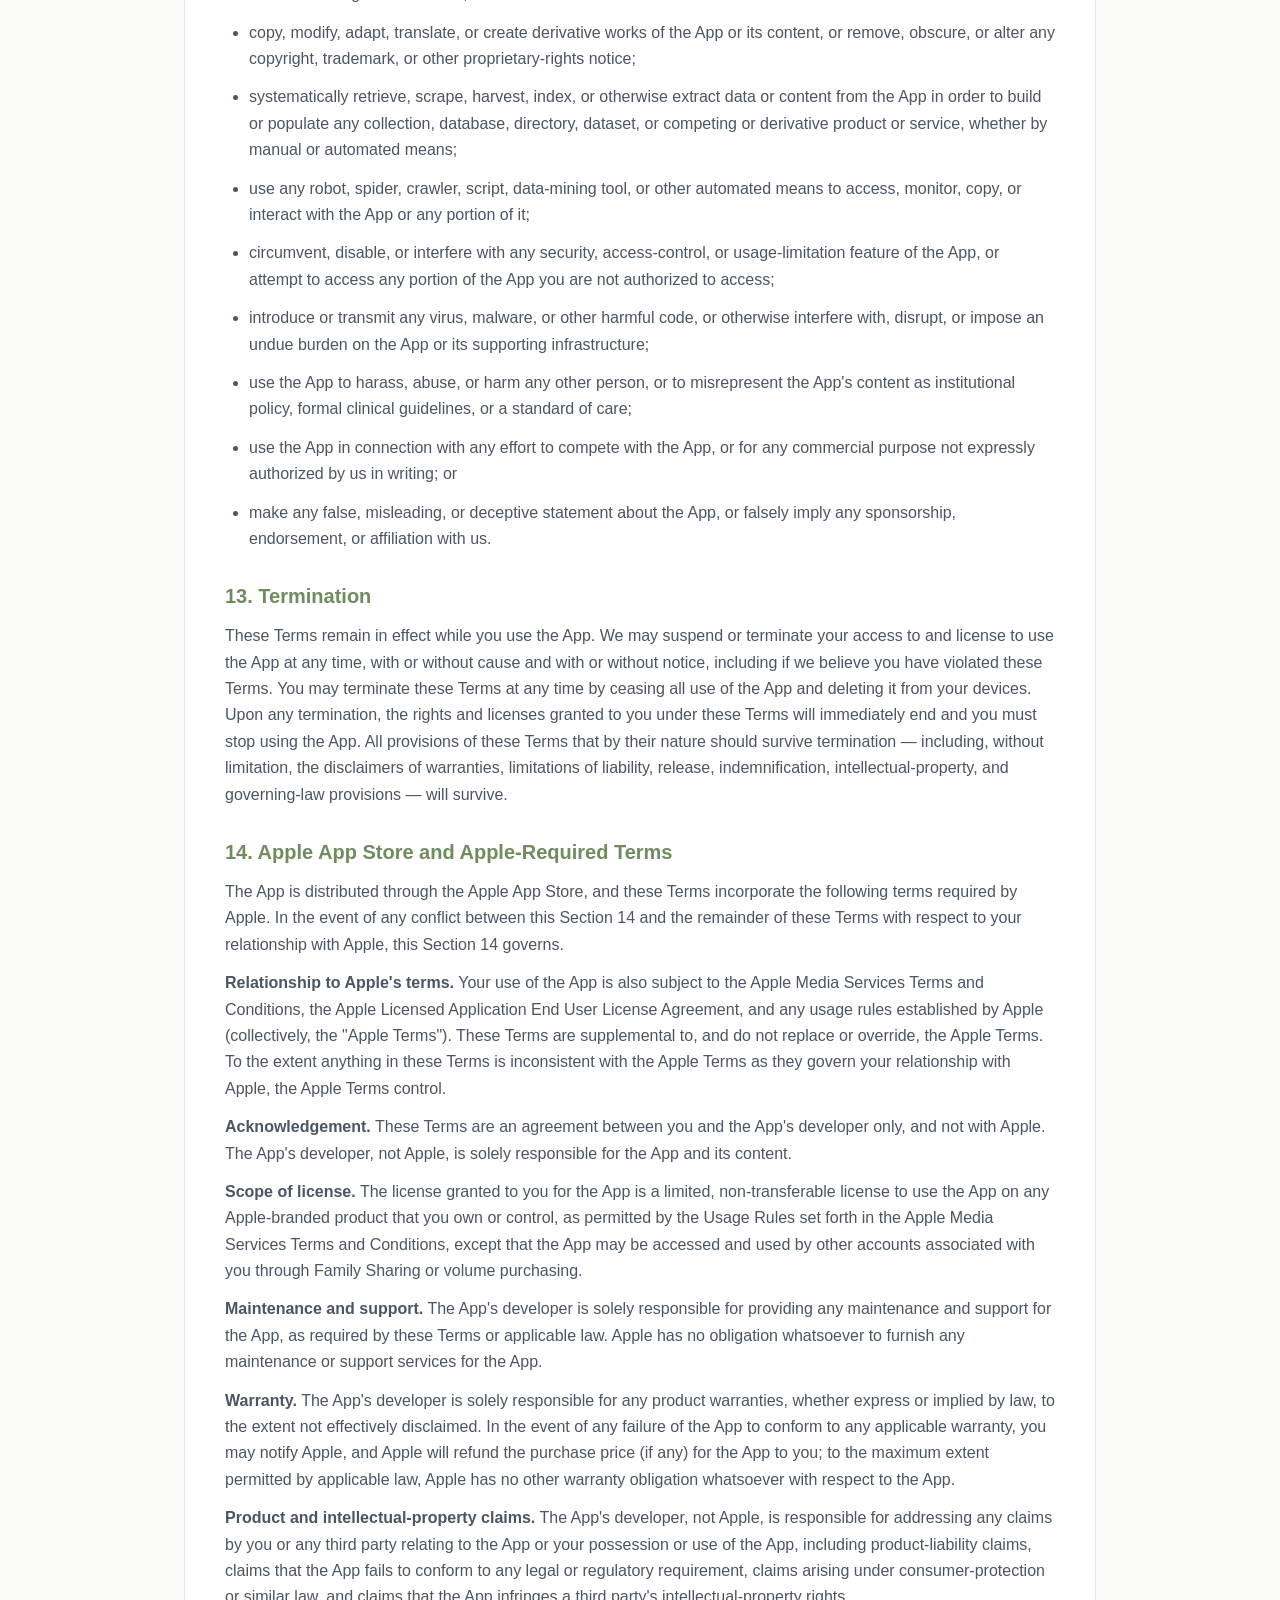
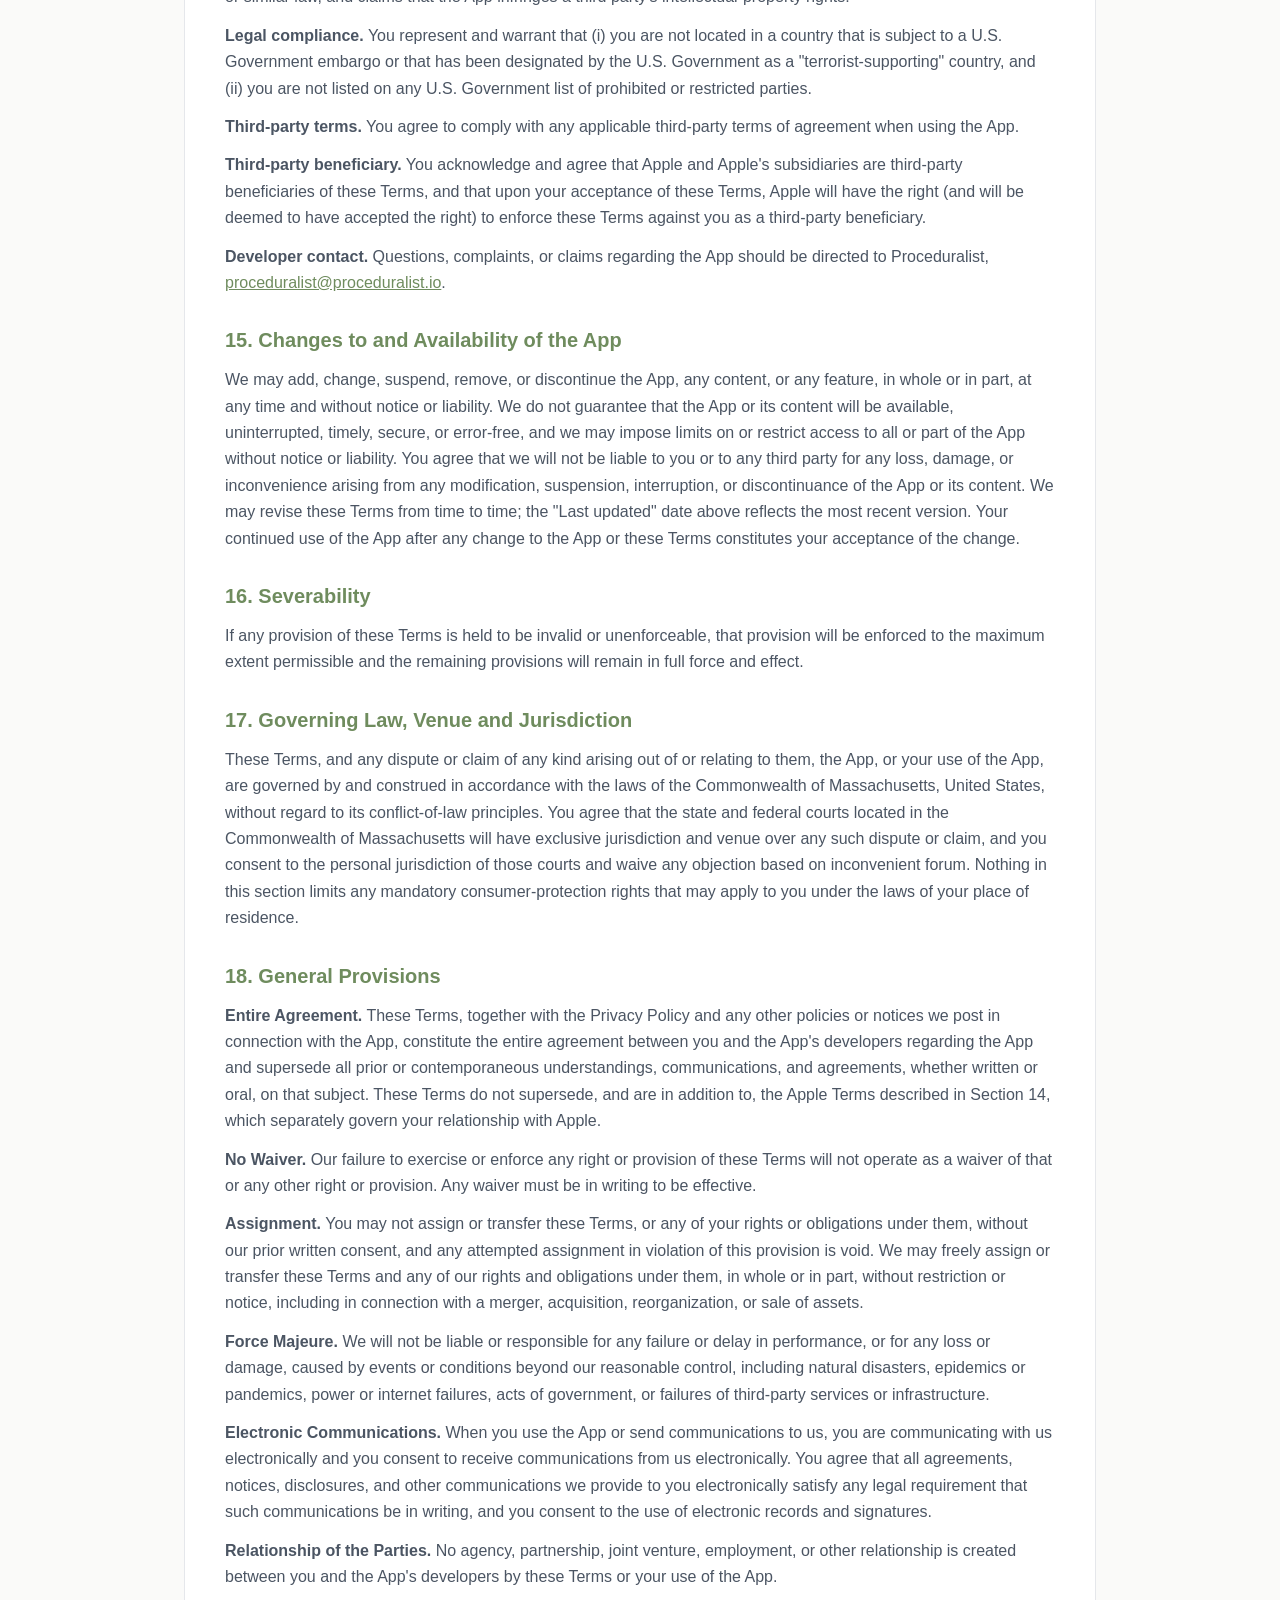
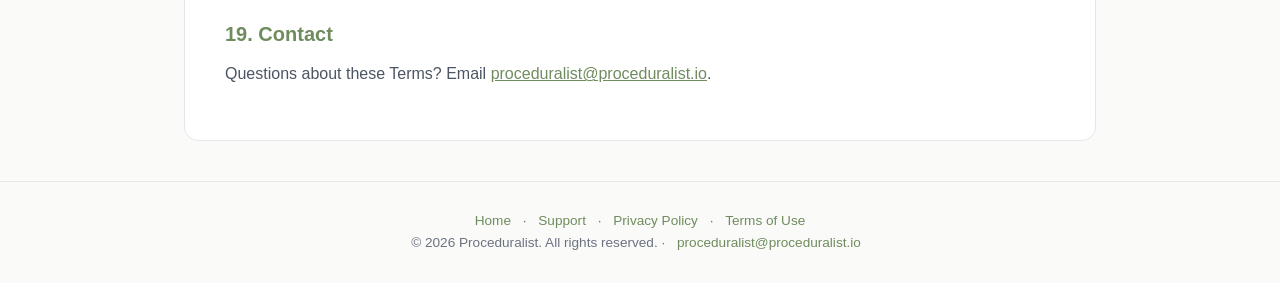
<file: terms.html>
<!DOCTYPE html>
<html lang="en">
<head>
<meta charset="UTF-8">
<meta name="viewport" content="width=device-width, initial-scale=1.0">
<title>Terms of Use — Proceduralist</title>
<link rel="stylesheet" href="styles.css">
</head>
<body>

<header class="site">
  <div class="wrap">
    <a class="brand" href="index.html">Proceduralist</a>
    <nav>
      <a href="index.html">Home</a>
      <a href="support.html">Support</a>
      <a href="privacy.html">Privacy</a>
      <a href="terms.html" class="active">Terms</a>
    </nav>
  </div>
</header>

<div class="wrap">
  <div class="doc">
    <h1>Terms of Use</h1>
    <p class="updated">Last updated: June 27, 2026</p>

    <p>These Terms of Use ("Terms") govern your access to and use of the Proceduralist iOS application ("the App"). By downloading, installing, or using the App, you agree to be bound by these Terms. If you do not agree, do not use the App.</p>

    <h2>1. Educational and Informational Purpose Only</h2>
    <p>The App is an educational and informational reference tool intended for use by licensed healthcare professionals and healthcare trainees acting under appropriate supervision. The App's content — including supply lists, procedural steps, videos, indications, contraindications, complications, and references — is provided for general informational purposes only.</p>
    <p><strong>The App does not provide medical advice, diagnosis, or treatment.</strong> Nothing in the App constitutes, or is a substitute for, professional medical judgment, formal medical training, supervision by qualified personnel, or consultation with appropriately credentialed practitioners.</p>

    <h2>2. The App Does Not Supersede Institutional Policy</h2>
    <p>Content in the App is general in nature and may differ from the policies, protocols, procedures, formularies, and credentialing requirements of your hospital, health system, training program, or other institution. <strong>In all cases, your institution's policies and protocols, applicable laws and regulations, and the direction of your supervising and credentialing authorities take precedence over any content in the App.</strong> You are solely responsible for knowing and following the rules that govern your practice.</p>

    <h2>3. Professional Responsibility</h2>
    <p>Clinical decisions and patient care must always be guided by your own professional training, scope of practice, licensure, institutional privileges, and clinical judgment, taking into account the individual circumstances of each patient. You agree that:</p>
    <ul>
      <li>You will not perform any procedure for which you are not appropriately trained, credentialed, and authorized;</li>
      <li>You will independently verify any information in the App before relying on it in clinical practice;</li>
      <li>You remain solely responsible for all decisions and actions taken in connection with patient care.</li>
    </ul>

    <h2>4. No Doctor–Patient Relationship</h2>
    <p>Use of the App does not create a doctor–patient, provider–patient, or any other professional relationship between you (or any patient) and the App's developers or contributors.</p>

    <h2>5. Accuracy of Content</h2>
    <p>Medical knowledge changes continuously. While the App's content is prepared with care and supported by cited references, we make no representation or warranty that the content is accurate, complete, current, or applicable to any particular clinical situation. References reflect the literature available at the time of writing and may become outdated. If you identify an error, please report it to <a href="mailto:proceduralist@proceduralist.io">proceduralist@proceduralist.io</a>.</p>

    <h2>6. Geographic Scope and International Use</h2>
    <p>The App is developed and published in the United States and reflects clinical practices, drug information, equipment, terminology, and regulatory standards generally applicable in the United States. Medical practices, dosages, devices, formularies, and standards of care vary between countries and regions. If you access or use the App from outside the United States, you do so on your own initiative and are solely responsible for verifying that any content is accurate, lawful, and appropriate for use in your jurisdiction, and for compliance with all applicable local laws, regulations, and professional standards. We make no representation that the App or its content is appropriate or available for use in any particular location.</p>

    <h2>7. Assumption of Risk and Release</h2>
    <p>You acknowledge that medical and procedural practice involves inherent risks and that you assume full responsibility for, and all risks arising from, your use of the App and any reliance you place on its content. Any reliance you place on the App's content is strictly at your own risk. To the maximum extent permitted by applicable law, you hereby release, waive, and discharge the App's developers and contributors, and their respective owners, officers, employees, agents, and affiliates (the "Released Parties"), from any and all claims, demands, liabilities, damages, losses, costs, and expenses of any kind, whether known or unknown, arising out of or relating to your use of the App or its content. This release is in addition to, and does not limit, the disclaimers and limitations of liability set out elsewhere in these Terms.</p>

    <h2>8. Disclaimer of Warranties</h2>
    <p>THE APP AND ALL CONTENT ARE PROVIDED "AS IS" AND "AS AVAILABLE," WITHOUT WARRANTY OF ANY KIND, EXPRESS OR IMPLIED, INCLUDING BUT NOT LIMITED TO IMPLIED WARRANTIES OF MERCHANTABILITY, FITNESS FOR A PARTICULAR PURPOSE, ACCURACY, AND NON-INFRINGEMENT. WE DO NOT WARRANT THAT THE APP WILL BE UNINTERRUPTED, ERROR-FREE, OR FREE OF DEFECTS.</p>

    <h2>9. Limitation of Liability</h2>
    <p>TO THE MAXIMUM EXTENT PERMITTED BY APPLICABLE LAW, IN NO EVENT SHALL THE APP'S DEVELOPERS, CONTRIBUTORS, OR ANYONE INVOLVED IN CREATING OR DISTRIBUTING THE APP BE LIABLE FOR ANY DIRECT, INDIRECT, INCIDENTAL, SPECIAL, CONSEQUENTIAL, EXEMPLARY, OR PUNITIVE DAMAGES — INCLUDING BUT NOT LIMITED TO PERSONAL INJURY, DEATH, MEDICAL MALPRACTICE CLAIMS, LOSS OF DATA, OR LOSS OF PROFITS — ARISING OUT OF OR RELATING TO YOUR USE OF, OR INABILITY TO USE, THE APP OR ITS CONTENT, WHETHER BASED ON WARRANTY, CONTRACT, TORT (INCLUDING NEGLIGENCE), OR ANY OTHER LEGAL THEORY, EVEN IF ADVISED OF THE POSSIBILITY OF SUCH DAMAGES. SOME JURISDICTIONS DO NOT ALLOW CERTAIN LIMITATIONS, SO SOME OF THE ABOVE MAY NOT APPLY TO YOU; IN SUCH JURISDICTIONS, LIABILITY IS LIMITED TO THE GREATEST EXTENT PERMITTED BY LAW.</p>

    <h2>10. Indemnification</h2>
    <p>You agree to indemnify, defend, and hold harmless the App's developers and contributors, and their respective owners, officers, employees, agents, and affiliates, from and against any and all claims, liabilities, damages, losses, costs, and expenses (including reasonable attorneys' fees) arising out of or related to your use or misuse of the App, your violation of these Terms, your violation of any applicable law or regulation or the rights of any third party, or your provision of medical care. We reserve the right, at our own expense, to assume the exclusive defense and control of any matter otherwise subject to indemnification by you, in which case you agree to cooperate with our defense of that claim.</p>

    <h2>11. Intellectual Property</h2>
    <p>The App and its original content, features, videos, and design are owned by the App's developers and are protected by copyright and other intellectual property laws. You are granted a limited, non-exclusive, non-transferable, revocable license to use the App for personal, professional reference purposes. You may not copy, modify, distribute, sell, or create derivative works from the App's content without prior written permission. This restriction does not limit any personal accessibility modifications you are permitted to make through features of your device's operating system (for example, adjusting font size or colors, or generating captions, translations, or summaries of content for your own personal use). Cited references remain the property of their respective publishers.</p>

    <h2>12. Acceptable Use</h2>
    <p>You agree to use the App only for its intended, lawful purpose and in accordance with these Terms. You agree that you will not, and will not authorize or permit any third party to:</p>
    <ul>
      <li>use the App for any unlawful, fraudulent, or unauthorized purpose, or in any manner inconsistent with these Terms or any applicable law or regulation;</li>
      <li>reverse-engineer, decompile, disassemble, decrypt, or otherwise attempt to derive or extract the source code, underlying ideas, or algorithms of the App, except to the limited extent applicable law expressly permits notwithstanding this restriction;</li>
      <li>copy, modify, adapt, translate, or create derivative works of the App or its content, or remove, obscure, or alter any copyright, trademark, or other proprietary-rights notice;</li>
      <li>systematically retrieve, scrape, harvest, index, or otherwise extract data or content from the App in order to build or populate any collection, database, directory, dataset, or competing or derivative product or service, whether by manual or automated means;</li>
      <li>use any robot, spider, crawler, script, data-mining tool, or other automated means to access, monitor, copy, or interact with the App or any portion of it;</li>
      <li>circumvent, disable, or interfere with any security, access-control, or usage-limitation feature of the App, or attempt to access any portion of the App you are not authorized to access;</li>
      <li>introduce or transmit any virus, malware, or other harmful code, or otherwise interfere with, disrupt, or impose an undue burden on the App or its supporting infrastructure;</li>
      <li>use the App to harass, abuse, or harm any other person, or to misrepresent the App's content as institutional policy, formal clinical guidelines, or a standard of care;</li>
      <li>use the App in connection with any effort to compete with the App, or for any commercial purpose not expressly authorized by us in writing; or</li>
      <li>make any false, misleading, or deceptive statement about the App, or falsely imply any sponsorship, endorsement, or affiliation with us.</li>
    </ul>

    <h2>13. Termination</h2>
    <p>These Terms remain in effect while you use the App. We may suspend or terminate your access to and license to use the App at any time, with or without cause and with or without notice, including if we believe you have violated these Terms. You may terminate these Terms at any time by ceasing all use of the App and deleting it from your devices. Upon any termination, the rights and licenses granted to you under these Terms will immediately end and you must stop using the App. All provisions of these Terms that by their nature should survive termination — including, without limitation, the disclaimers of warranties, limitations of liability, release, indemnification, intellectual-property, and governing-law provisions — will survive.</p>

    <h2>14. Apple App Store and Apple-Required Terms</h2>
    <p>The App is distributed through the Apple App Store, and these Terms incorporate the following terms required by Apple. In the event of any conflict between this Section 14 and the remainder of these Terms with respect to your relationship with Apple, this Section 14 governs.</p>
    <p><strong>Relationship to Apple's terms.</strong> Your use of the App is also subject to the Apple Media Services Terms and Conditions, the Apple Licensed Application End User License Agreement, and any usage rules established by Apple (collectively, the "Apple Terms"). These Terms are supplemental to, and do not replace or override, the Apple Terms. To the extent anything in these Terms is inconsistent with the Apple Terms as they govern your relationship with Apple, the Apple Terms control.</p>
    <p><strong>Acknowledgement.</strong> These Terms are an agreement between you and the App's developer only, and not with Apple. The App's developer, not Apple, is solely responsible for the App and its content.</p>
    <p><strong>Scope of license.</strong> The license granted to you for the App is a limited, non-transferable license to use the App on any Apple-branded product that you own or control, as permitted by the Usage Rules set forth in the Apple Media Services Terms and Conditions, except that the App may be accessed and used by other accounts associated with you through Family Sharing or volume purchasing.</p>
    <p><strong>Maintenance and support.</strong> The App's developer is solely responsible for providing any maintenance and support for the App, as required by these Terms or applicable law. Apple has no obligation whatsoever to furnish any maintenance or support services for the App.</p>
    <p><strong>Warranty.</strong> The App's developer is solely responsible for any product warranties, whether express or implied by law, to the extent not effectively disclaimed. In the event of any failure of the App to conform to any applicable warranty, you may notify Apple, and Apple will refund the purchase price (if any) for the App to you; to the maximum extent permitted by applicable law, Apple has no other warranty obligation whatsoever with respect to the App.</p>
    <p><strong>Product and intellectual-property claims.</strong> The App's developer, not Apple, is responsible for addressing any claims by you or any third party relating to the App or your possession or use of the App, including product-liability claims, claims that the App fails to conform to any legal or regulatory requirement, claims arising under consumer-protection or similar law, and claims that the App infringes a third party's intellectual-property rights.</p>
    <p><strong>Legal compliance.</strong> You represent and warrant that (i) you are not located in a country that is subject to a U.S. Government embargo or that has been designated by the U.S. Government as a "terrorist-supporting" country, and (ii) you are not listed on any U.S. Government list of prohibited or restricted parties.</p>
    <p><strong>Third-party terms.</strong> You agree to comply with any applicable third-party terms of agreement when using the App.</p>
    <p><strong>Third-party beneficiary.</strong> You acknowledge and agree that Apple and Apple's subsidiaries are third-party beneficiaries of these Terms, and that upon your acceptance of these Terms, Apple will have the right (and will be deemed to have accepted the right) to enforce these Terms against you as a third-party beneficiary.</p>
    <p><strong>Developer contact.</strong> Questions, complaints, or claims regarding the App should be directed to Proceduralist, <a href="mailto:proceduralist@proceduralist.io">proceduralist@proceduralist.io</a>.</p>

    <h2>15. Changes to and Availability of the App</h2>
    <p>We may add, change, suspend, remove, or discontinue the App, any content, or any feature, in whole or in part, at any time and without notice or liability. We do not guarantee that the App or its content will be available, uninterrupted, timely, secure, or error-free, and we may impose limits on or restrict access to all or part of the App without notice or liability. You agree that we will not be liable to you or to any third party for any loss, damage, or inconvenience arising from any modification, suspension, interruption, or discontinuance of the App or its content. We may revise these Terms from time to time; the "Last updated" date above reflects the most recent version. Your continued use of the App after any change to the App or these Terms constitutes your acceptance of the change.</p>

    <h2>16. Severability</h2>
    <p>If any provision of these Terms is held to be invalid or unenforceable, that provision will be enforced to the maximum extent permissible and the remaining provisions will remain in full force and effect.</p>

    <h2>17. Governing Law, Venue and Jurisdiction</h2>
    <p>These Terms, and any dispute or claim of any kind arising out of or relating to them, the App, or your use of the App, are governed by and construed in accordance with the laws of the Commonwealth of Massachusetts, United States, without regard to its conflict-of-law principles. You agree that the state and federal courts located in the Commonwealth of Massachusetts will have exclusive jurisdiction and venue over any such dispute or claim, and you consent to the personal jurisdiction of those courts and waive any objection based on inconvenient forum. Nothing in this section limits any mandatory consumer-protection rights that may apply to you under the laws of your place of residence.</p>

    <h2>18. General Provisions</h2>
    <p><strong>Entire Agreement.</strong> These Terms, together with the Privacy Policy and any other policies or notices we post in connection with the App, constitute the entire agreement between you and the App's developers regarding the App and supersede all prior or contemporaneous understandings, communications, and agreements, whether written or oral, on that subject. These Terms do not supersede, and are in addition to, the Apple Terms described in Section 14, which separately govern your relationship with Apple.</p>
    <p><strong>No Waiver.</strong> Our failure to exercise or enforce any right or provision of these Terms will not operate as a waiver of that or any other right or provision. Any waiver must be in writing to be effective.</p>
    <p><strong>Assignment.</strong> You may not assign or transfer these Terms, or any of your rights or obligations under them, without our prior written consent, and any attempted assignment in violation of this provision is void. We may freely assign or transfer these Terms and any of our rights and obligations under them, in whole or in part, without restriction or notice, including in connection with a merger, acquisition, reorganization, or sale of assets.</p>
    <p><strong>Force Majeure.</strong> We will not be liable or responsible for any failure or delay in performance, or for any loss or damage, caused by events or conditions beyond our reasonable control, including natural disasters, epidemics or pandemics, power or internet failures, acts of government, or failures of third-party services or infrastructure.</p>
    <p><strong>Electronic Communications.</strong> When you use the App or send communications to us, you are communicating with us electronically and you consent to receive communications from us electronically. You agree that all agreements, notices, disclosures, and other communications we provide to you electronically satisfy any legal requirement that such communications be in writing, and you consent to the use of electronic records and signatures.</p>
    <p><strong>Relationship of the Parties.</strong> No agency, partnership, joint venture, employment, or other relationship is created between you and the App's developers by these Terms or your use of the App.</p>

    <h2>19. Contact</h2>
    <p>Questions about these Terms? Email <a href="mailto:proceduralist@proceduralist.io">proceduralist@proceduralist.io</a>.</p>
  </div>
</div>

<footer class="site">
  <div class="wrap">
    <p>
      <a href="index.html">Home</a> ·
      <a href="support.html">Support</a> ·
      <a href="privacy.html">Privacy Policy</a> ·
      <a href="terms.html">Terms of Use</a>
    </p>
    <p>© 2026 Proceduralist. All rights reserved. · <a href="mailto:proceduralist@proceduralist.io">proceduralist@proceduralist.io</a></p>
  </div>
</footer>

</body>
</html>
</file>
<file: styles.css>
/* Proceduralist — shared site styles */
:root {
  --sage: #6f8c5e;          /* site accent (darker for contrast on white) */
  --sage-app: #9ebf8a;      /* exact app sage: Color(0.62, 0.75, 0.54) */
  --sage-light: #9ebf8a;
  --sage-bg: #f2f6ef;
  --ink: #1f2937;
  --ink-soft: #4b5563;
  --ink-faint: #6b7280;
  --card: #ffffff;
  --border: #e5e7eb;
  --warn-bg: #fff7ed;
  --warn-border: #fdba74;
  --max-width: 960px;
  /* iOS system colors */
  --ios-bg: #f2f2f7;
  --ios-sep: rgba(60,60,67,0.13);
  --ios-gray: #8e8e93;
  --ios-gray2: #6d6d72;
  --ios-fill: #e9e9eb;
  --ios-red: #ff3b30;
  --ios-orange: #ff9500;
  --ios-yellow: #ffcc00;
  --ios-green: #34c759;
  --ios-blue: #007aff;
  --ios-purple: #af52de;
}

* { box-sizing: border-box; margin: 0; padding: 0; }

body {
  font-family: -apple-system, BlinkMacSystemFont, "Segoe UI", Roboto, Helvetica, Arial, sans-serif;
  color: var(--ink);
  background: #fafaf9;
  line-height: 1.65;
}

.wrap { max-width: var(--max-width); margin: 0 auto; padding: 0 24px; }

/* Header / nav */
header.site {
  background: var(--card);
  border-bottom: 1px solid var(--border);
  position: sticky; top: 0; z-index: 10;
}
header.site .wrap {
  display: flex; align-items: center; justify-content: space-between;
  padding-top: 14px; padding-bottom: 14px; flex-wrap: wrap; gap: 8px;
}
.brand { font-size: 1.25rem; font-weight: 700; color: var(--sage); text-decoration: none; }
nav a {
  color: var(--ink-soft); text-decoration: none; margin-left: 18px; font-size: 0.95rem;
}
nav a:hover, nav a.active { color: var(--sage); }

/* Hero */
.hero {
  background: linear-gradient(180deg, var(--sage-bg) 0%, #fafaf9 100%);
  text-align: center;
  padding: 72px 24px 56px;
}
.hero h1 { font-size: 2.6rem; line-height: 1.15; margin-bottom: 16px; }
.hero h1 span { color: var(--sage); }
.hero p.tagline {
  font-size: 1.2rem; color: var(--ink-soft); max-width: 640px; margin: 0 auto 28px;
}
.badge {
  display: inline-block; background: var(--sage); color: #fff;
  padding: 10px 22px; border-radius: 999px; font-weight: 600; text-decoration: none;
}
.badge.secondary { background: transparent; color: var(--sage); border: 2px solid var(--sage); margin-left: 10px; }
.doc a.badge { color: #fff; }

/* Sections */
section.block { padding: 56px 0; }
section.block.alt { background: var(--sage-bg); }
h2.section-title { font-size: 1.8rem; text-align: center; margin-bottom: 8px; }
p.section-sub { text-align: center; color: var(--ink-faint); margin-bottom: 36px; }

/* Cards / grids */
.grid { display: grid; gap: 20px; }
.grid.cols-2 { grid-template-columns: repeat(auto-fit, minmax(280px, 1fr)); }
.card {
  background: var(--card); border: 1px solid var(--border); border-radius: 14px;
  padding: 24px;
}
.card h3 { font-size: 1.1rem; margin-bottom: 8px; color: var(--sage); }
.card p { color: var(--ink-soft); font-size: 0.95rem; }

/* Procedure chips */
.chips { display: flex; flex-wrap: wrap; gap: 10px; justify-content: center; }
.chip {
  background: var(--card); border: 1px solid var(--sage-light); color: var(--ink);
  border-radius: 999px; padding: 8px 18px; font-size: 0.95rem;
}

/* ===================== Interactive app demos ===================== */
.demos {
  display: grid;
  grid-template-columns: repeat(2, minmax(0, 1fr));  /* 2 x 2 layout */
  gap: 40px 28px;
  justify-items: center;
}
@media (max-width: 680px) { .demos { grid-template-columns: 1fr; } }

.demo-wrap { text-align: center; width: 100%; }
.demo-label { margin-top: 14px; font-size: 0.9rem; color: var(--ink-faint); max-width: 320px; margin-left: auto; margin-right: auto; }

/* Phone shell */
.phone {
  width: 100%; max-width: 310px; margin: 0 auto;
  background: #111; border-radius: 40px; padding: 10px;
  box-shadow: 0 12px 32px rgba(0,0,0,0.18);
  text-align: left;
}
.phone .screen {
  background: var(--ios-bg); border-radius: 32px; overflow: hidden;
  height: 600px; display: flex; flex-direction: column; position: relative;
}
.phone .notch {
  height: 26px; display: flex; justify-content: center; align-items: center; flex-shrink: 0;
}
.phone .notch::after {
  content: ""; width: 92px; height: 17px; background: #111; border-radius: 999px;
}

/* iOS navigation bar (inline title, sage back button) */
.nav-ios {
  position: relative; flex-shrink: 0;
  display: flex; align-items: center; justify-content: center;
  padding: 8px 44px 10px; border-bottom: 0.5px solid var(--ios-sep);
}
.nav-ios .title { font-size: 1.02rem; font-weight: 700; white-space: nowrap; overflow: hidden; text-overflow: ellipsis; }
.nav-ios .title.small { font-size: 0.92rem; font-weight: 600; }
.nav-ios .back {
  position: absolute; left: 10px; top: 50%; transform: translateY(-50%);
  color: var(--sage-app); font-size: 0.82rem; cursor: pointer; background: none; border: none;
  display: flex; align-items: center; gap: 2px; font-weight: 500;
  max-width: 110px; white-space: nowrap; overflow: hidden;
}
.nav-ios .back .ch { font-size: 1.25rem; line-height: 1; margin-top: -2px; }

.app-scroll { flex: 1; overflow-y: auto; -webkit-overflow-scrolling: touch; }

/* iOS tab bar */
.tab-bar {
  display: flex; border-top: 0.5px solid var(--ios-sep); background: rgba(249,249,249,0.94);
  flex-shrink: 0; padding: 7px 0 14px;
}
.tab-bar span { flex: 1; text-align: center; font-size: 0.58rem; color: var(--ios-gray); }
.tab-bar span.on { color: var(--sage-app); font-weight: 600; }
.tab-bar .ic { display: block; font-size: 1rem; }

/* iOS search bar */
.search-ios {
  margin: 8px 14px 2px; background: rgba(118,118,128,0.12); border-radius: 10px;
  padding: 7px 10px; color: var(--ios-gray); font-size: 0.78rem;
  display: flex; align-items: center; gap: 6px;
}

/* iOS inset-grouped list */
.ios-list { padding: 4px 16px 16px; }
.ios-sec-head {
  font-size: 0.6rem; color: var(--ios-gray2); text-transform: uppercase;
  letter-spacing: 0.04em; margin: 16px 10px 6px;
}
.ios-card { background: #fff; border-radius: 10px; overflow: hidden; }
.ios-row {
  display: flex; align-items: flex-start; gap: 11px; padding: 10px 12px;
  position: relative; font-size: 0.8rem; cursor: pointer; user-select: none;
}
.ios-row + .ios-row::before {
  content: ""; position: absolute; top: 0; left: 12px; right: 0;
  border-top: 0.5px solid var(--ios-sep);
}
.ios-row .chev { margin-left: auto; color: #c7c7cc; font-size: 0.85rem; align-self: center; }
.ios-row .headline { font-weight: 600; font-size: 0.82rem; }
.ios-row .caption { font-size: 0.66rem; color: var(--ios-gray); }

/* Checkmark squares (app tint = sage) */
.sq {
  width: 19px; height: 19px; border: 1.6px solid var(--sage-app); border-radius: 4px;
  flex-shrink: 0; margin-top: 1px; display: flex; align-items: center; justify-content: center;
  font-size: 13px; color: #fff; background: transparent; transition: background 0.12s;
}
.ios-row.done .sq { background: var(--sage-app); border-color: var(--sage-app); }
.ios-row.done .nm { color: #b0b0b6; }
.disc-arrow { margin-left: auto; align-self: center; color: var(--sage-app); font-size: 0.7rem; transition: transform 0.15s; }
.disc-open .disc-arrow { transform: rotate(180deg); }
.kit-contents { padding: 2px 12px 10px 58px; font-size: 0.72rem; color: var(--ink-soft); }
.kit-contents div { display: flex; gap: 7px; padding: 3px 0; }
.kit-contents div::before { content: "●"; font-size: 0.4rem; color: var(--ios-gray); margin-top: 5px; }

/* Steps page: filter chips */
.fchips { display: flex; gap: 8px; overflow-x: auto; padding: 12px 14px 4px; scrollbar-width: none; }
.fchips::-webkit-scrollbar { display: none; }
.fchip {
  display: flex; align-items: center; gap: 5px; white-space: nowrap; cursor: pointer;
  padding: 7px 13px; border-radius: 999px; background: var(--ios-fill);
  color: var(--ios-gray2); font-size: 0.68rem; font-weight: 700; border: 2px solid transparent;
}

/* Steps page: category header + procedure cards */
.cat-head {
  display: flex; align-items: center; gap: 7px; padding: 14px 16px 8px;
  font-size: 0.82rem; font-weight: 600;
}
.cat-head .cic { font-size: 0.95rem; }
.pgrid { display: grid; grid-template-columns: 1fr 1fr; gap: 11px; padding: 0 14px; }
.pcard {
  background: #fff; border-radius: 14px; padding: 11px; height: 122px;
  display: flex; flex-direction: column; cursor: pointer;
  box-shadow: 0 4px 8px rgba(0,0,0,0.08);
}
.pcard .picon {
  width: 36px; height: 36px; border-radius: 9px; display: flex;
  align-items: center; justify-content: center; font-size: 1.05rem; margin-bottom: 7px;
}
.pcard .pt { font-size: 0.7rem; font-weight: 700; line-height: 1.25; }
.pcard .ps { font-size: 0.6rem; color: var(--ios-gray); }
.pcard .pf { margin-top: auto; font-size: 0.62rem; color: var(--ios-gray); }

/* Step detail: accordion */
.sd-title { font-size: 0.95rem; font-weight: 700; padding: 12px 16px 4px; }
.acc-list { padding: 8px 14px 16px; }
.acc {
  background: rgba(255,255,255,0.88); border-radius: 14px; padding: 12px;
  margin-bottom: 12px; box-shadow: 0 2px 3px rgba(0,0,0,0.1);
}
.acc-h {
  display: flex; align-items: center; justify-content: space-between; gap: 8px;
  font-size: 0.78rem; font-weight: 600; cursor: pointer; user-select: none;
}
.acc-h .ach { color: var(--ios-gray); font-size: 0.7rem; transition: transform 0.15s; }
.acc.open .acc-h .ach { transform: rotate(180deg); }
.acc-b { display: none; padding-top: 9px; font-size: 0.74rem; color: var(--ink-soft); line-height: 1.55; }
.acc.open .acc-b { display: block; }
.acc-b p { margin-bottom: 9px; }
.acc-b ul { list-style: none; }
.acc-b ul li { display: flex; gap: 7px; padding: 2px 0; }
.acc-b ul li::before { content: "•"; }
.co {
  display: flex; align-items: center; justify-content: center; gap: 6px; text-align: center;
  background: rgba(158,191,138,0.20); border-radius: 12px; padding: 10px;
  font-size: 0.7rem; color: var(--ink); margin-top: 4px;
}

/* Clinical info card */
.ci-card { background: rgba(128,128,128,0.06); border-radius: 14px; margin: 12px 14px 16px; padding: 13px; }
.ci-head { display: flex; align-items: center; gap: 7px; font-size: 0.82rem; font-weight: 700; margin-bottom: 9px; }
.ci-div { border-top: 0.5px solid var(--ios-sep); margin: 13px 0; }
.crow {
  border-radius: 10px; padding: 10px 11px; font-size: 0.72rem; margin-bottom: 8px;
  border: 1.5px solid; cursor: default; user-select: none;
}
.crow.tappable { cursor: pointer; }
.crow .crow-top { display: flex; align-items: flex-start; gap: 8px; }
.crow .ctext { flex: 1; }
.cap {
  font-size: 0.54rem; font-weight: 700; padding: 2.5px 8px; border-radius: 999px;
  flex-shrink: 0; margin-top: 1px;
}
.crow .cinfo { font-size: 0.72rem; flex-shrink: 0; margin-top: 1px; }
.crow .cexp { display: none; font-size: 0.66rem; color: var(--ink-faint); padding: 7px 0 0 24px; }
.crow.open .cexp { display: block; }

/* Complication detail sheet */
.sheet-bg {
  position: absolute; inset: 0; background: rgba(0,0,0,0.35); z-index: 5;
  display: none; border-radius: 32px;
}
.sheet-bg.show { display: block; }
.sheet {
  position: absolute; left: 0; right: 0; bottom: 0; z-index: 6;
  background: var(--ios-bg); border-radius: 18px 18px 32px 32px;
  padding: 10px 16px 22px; display: none; max-height: 75%; overflow-y: auto;
}
.sheet.show { display: block; }
.sheet .grab { width: 36px; height: 5px; background: #c7c7cc; border-radius: 999px; margin: 2px auto 12px; }
.sheet h6 { font-size: 0.92rem; margin-bottom: 10px; }
.sheet .rate-pill {
  display: inline-block; background: rgba(255,204,0,0.18); color: #8a6d00;
  font-size: 0.72rem; font-weight: 700; border-radius: 999px; padding: 4px 12px; margin-bottom: 10px;
}
.sheet .ref { font-size: 0.64rem; color: var(--ink-faint); line-height: 1.5; }
.sheet .ref-h { font-size: 0.66rem; font-weight: 700; color: var(--ink-soft); text-transform: uppercase; margin-bottom: 4px; }
.sheet .done-btn {
  display: block; width: 100%; margin-top: 14px; background: var(--sage-app); color: #fff;
  border: none; border-radius: 12px; padding: 10px; font-size: 0.8rem; font-weight: 600; cursor: pointer;
}

/* Portfolio (TrackerPage) */
.pf-ios-row {
  display: flex; align-items: center; padding: 9px 12px; position: relative; font-size: 0.78rem;
}
.pf-ios-row + .pf-ios-row::before {
  content: ""; position: absolute; top: 0; left: 12px; right: 0; border-top: 0.5px solid var(--ios-sep);
}
.pf-ios-row .pname { flex: 1; padding-right: 6px; }
.pf-ios-row .pm {
  background: none; border: none; color: var(--sage-app); font-size: 1.05rem;
  width: 26px; cursor: pointer; line-height: 1; font-weight: 500;
}
.pf-ios-row .pcount { width: 30px; text-align: center; font-weight: 700; font-size: 0.8rem; }
.pcount.met { color: var(--sage-app); }
.log-head { display: flex; align-items: center; justify-content: space-between; margin: 16px 10px 6px; }
.log-head .lh { font-size: 0.68rem; font-weight: 700; color: var(--ios-gray2); }
.log-head .lf { font-size: 0.6rem; color: var(--sage-app); }
.log-row {
  display: flex; align-items: center; justify-content: space-between;
  padding: 7px 12px; font-size: 0.66rem; position: relative;
}
.log-row + .log-row::before {
  content: ""; position: absolute; top: 0; left: 12px; right: 0; border-top: 0.5px solid var(--ios-sep);
}
.log-row .ln { color: var(--ios-gray); }
.log-empty { padding: 14px 12px; font-size: 0.68rem; color: var(--ios-gray); text-align: center; }

/* Disclaimer callout */
.callout {
  background: var(--warn-bg); border: 1px solid var(--warn-border);
  border-radius: 14px; padding: 20px 24px; color: #7c2d12; font-size: 0.95rem;
}

/* Legal / document pages */
.doc { background: var(--card); border: 1px solid var(--border); border-radius: 14px; padding: 40px; margin: 40px auto; }
.doc h1 { font-size: 2rem; margin-bottom: 4px; }
.doc p.updated { color: var(--ink-faint); font-size: 0.9rem; margin-bottom: 28px; }
.doc h2 { font-size: 1.25rem; margin: 28px 0 10px; color: var(--sage); }
.doc p, .doc li { color: var(--ink-soft); margin-bottom: 12px; }
.doc ul { padding-left: 24px; margin-bottom: 12px; }
.doc a { color: var(--sage); }

/* Footer */
footer.site {
  border-top: 1px solid var(--border); padding: 28px 0; margin-top: 40px;
  text-align: center; color: var(--ink-faint); font-size: 0.85rem;
}
footer.site a { color: var(--sage); text-decoration: none; margin: 0 8px; }

@media (max-width: 600px) {
  .hero h1 { font-size: 2rem; }
  .doc { padding: 24px; }
}
</file>
